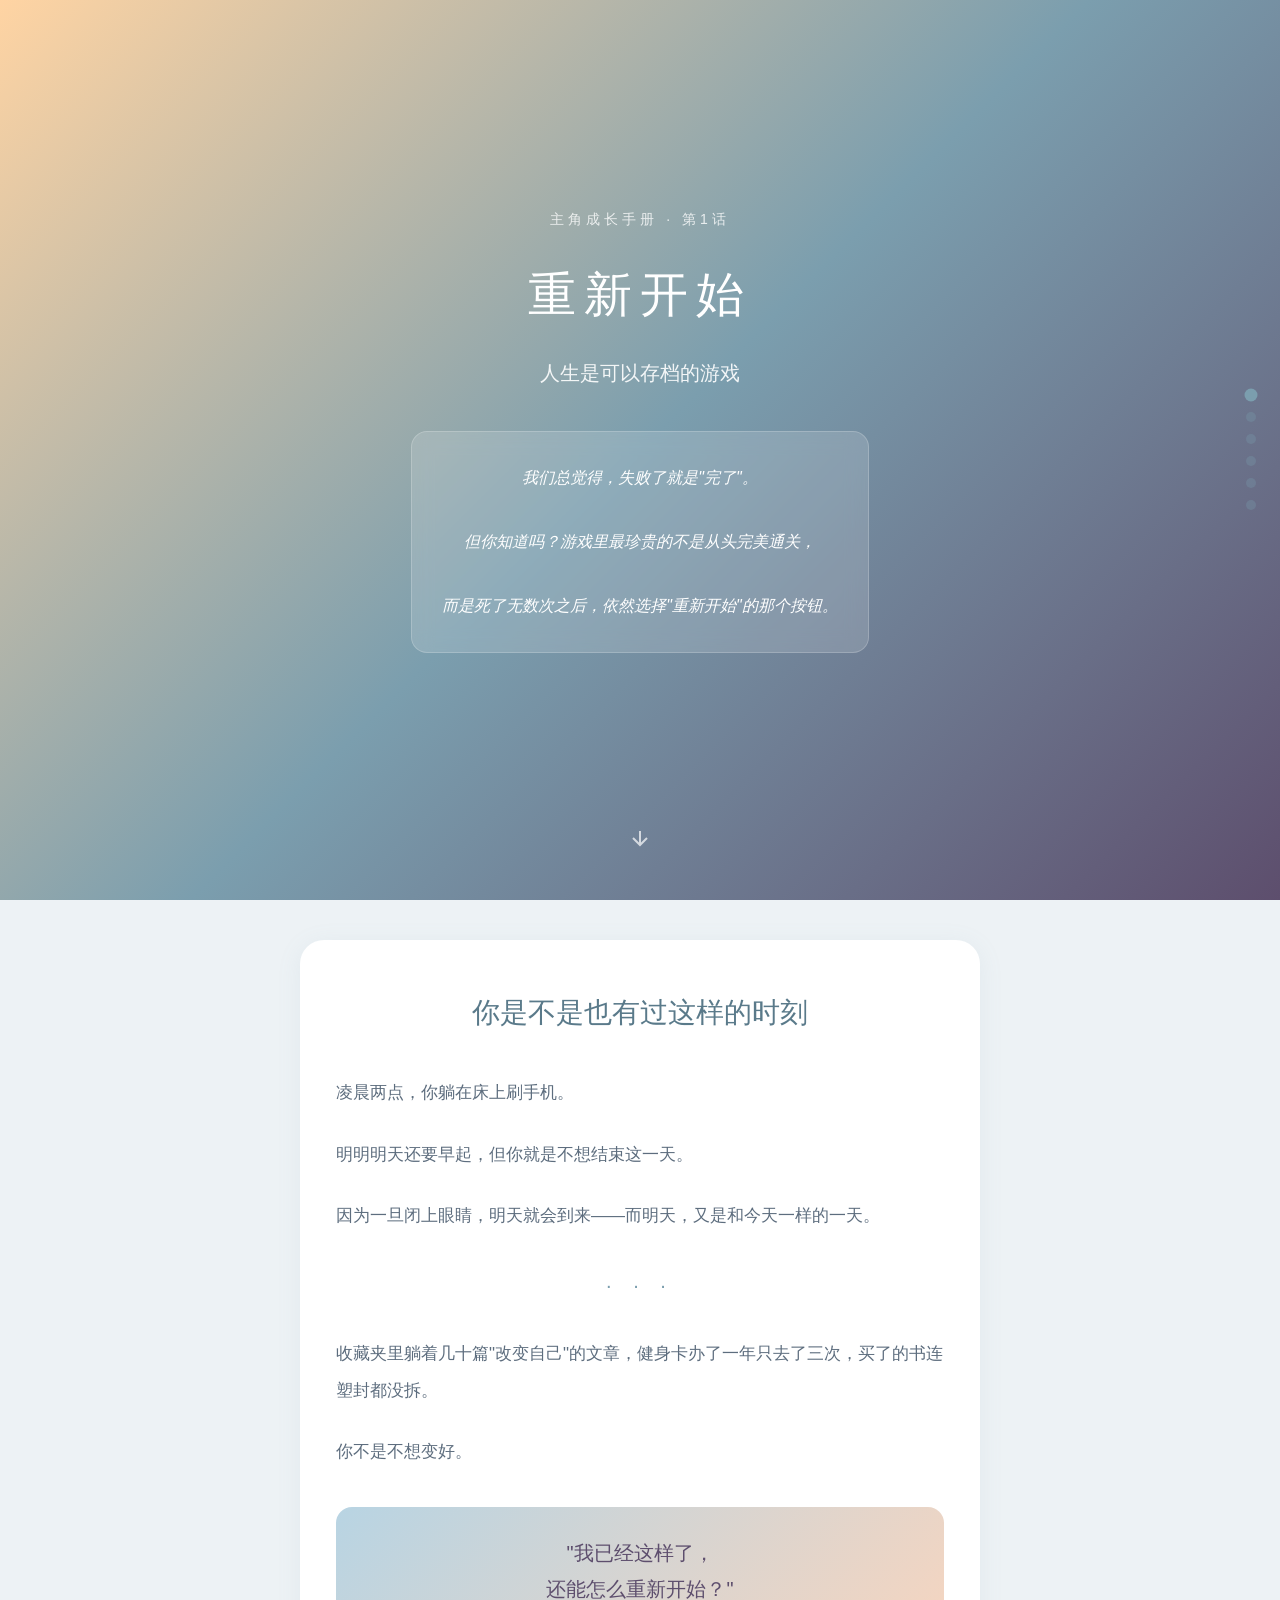
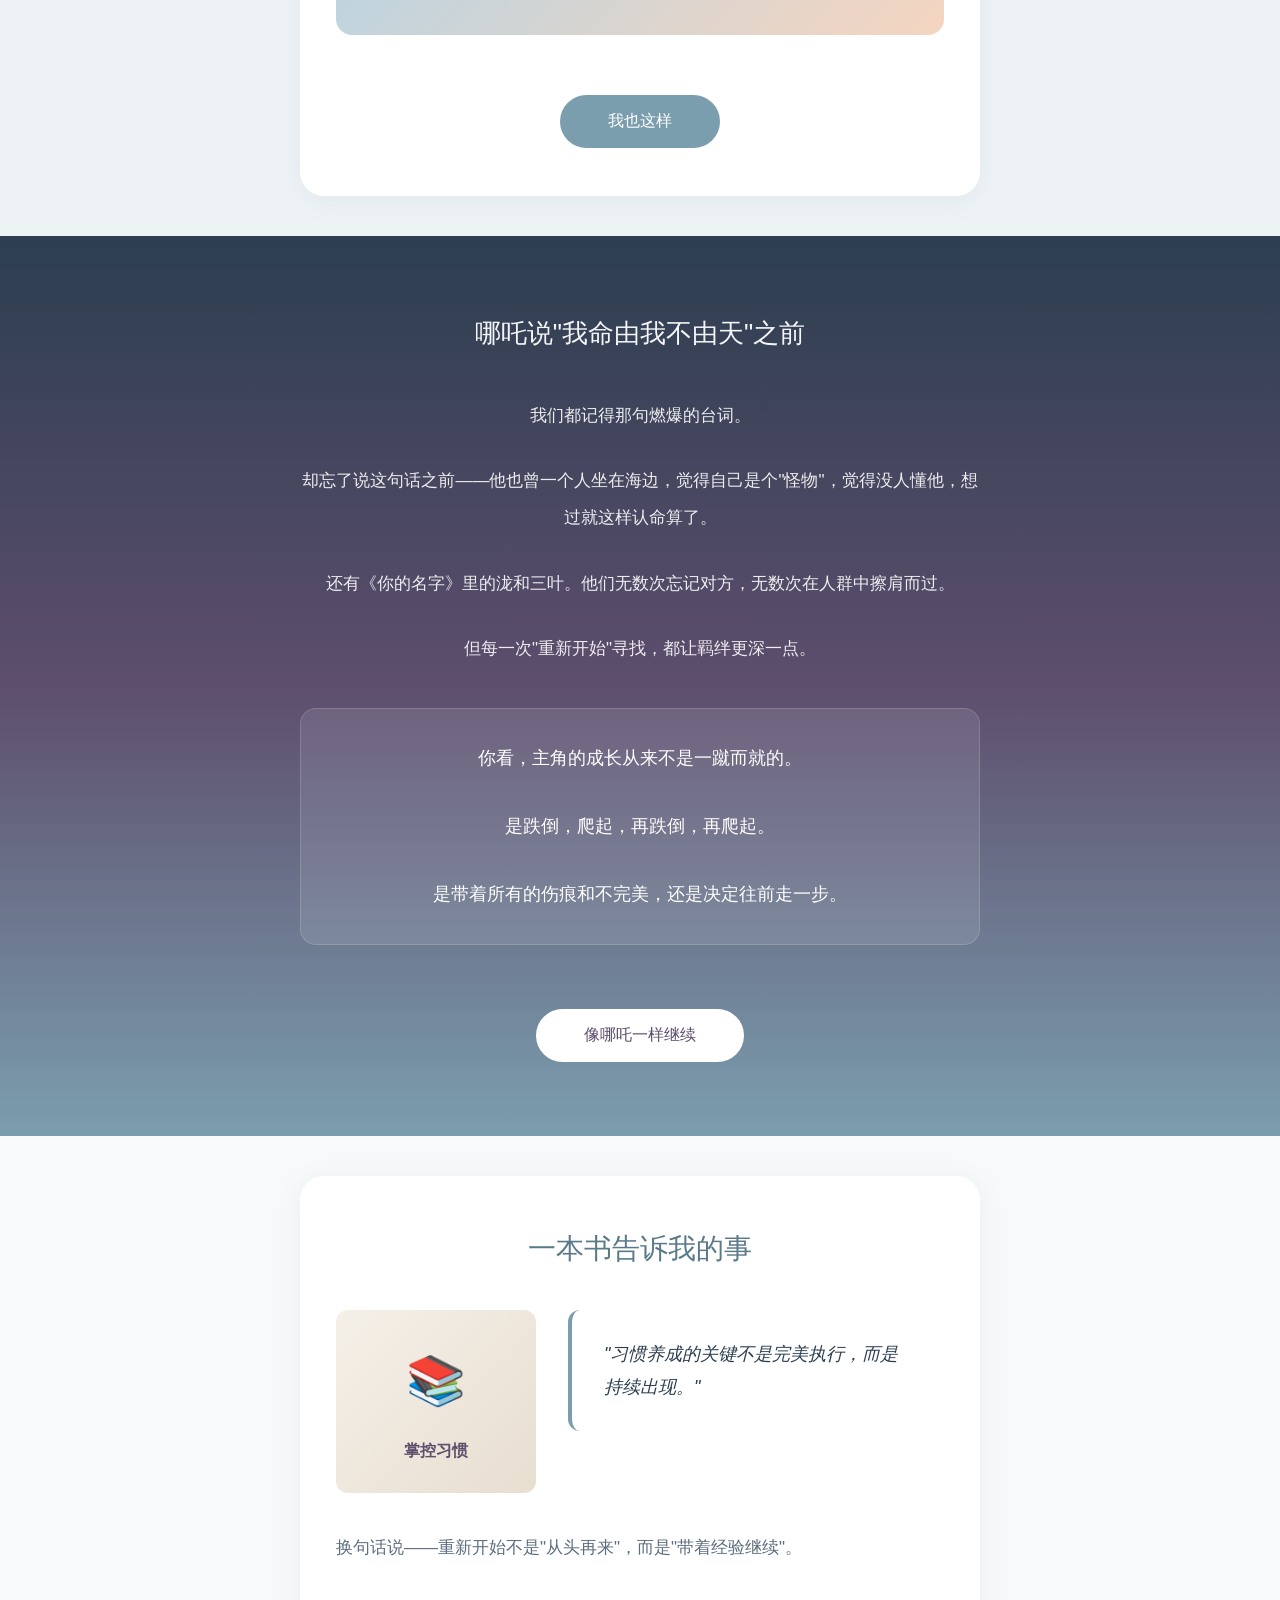
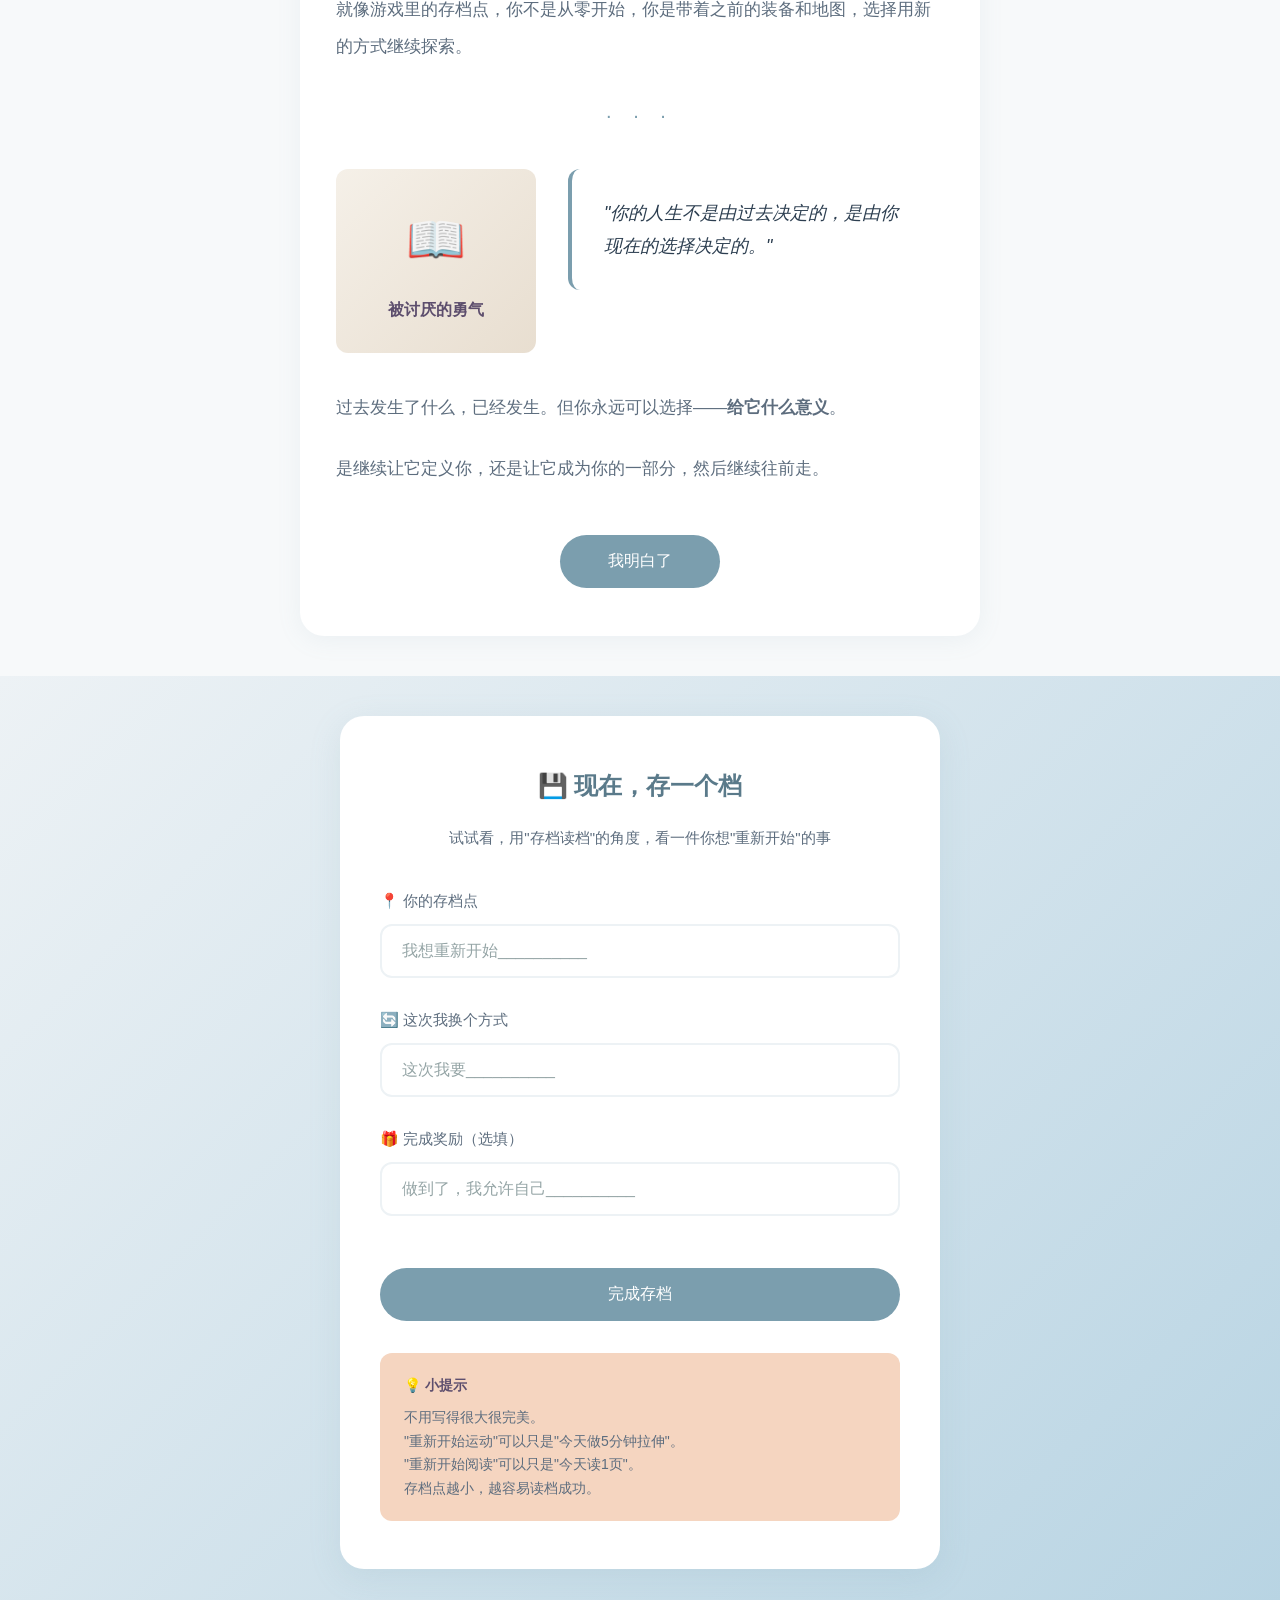
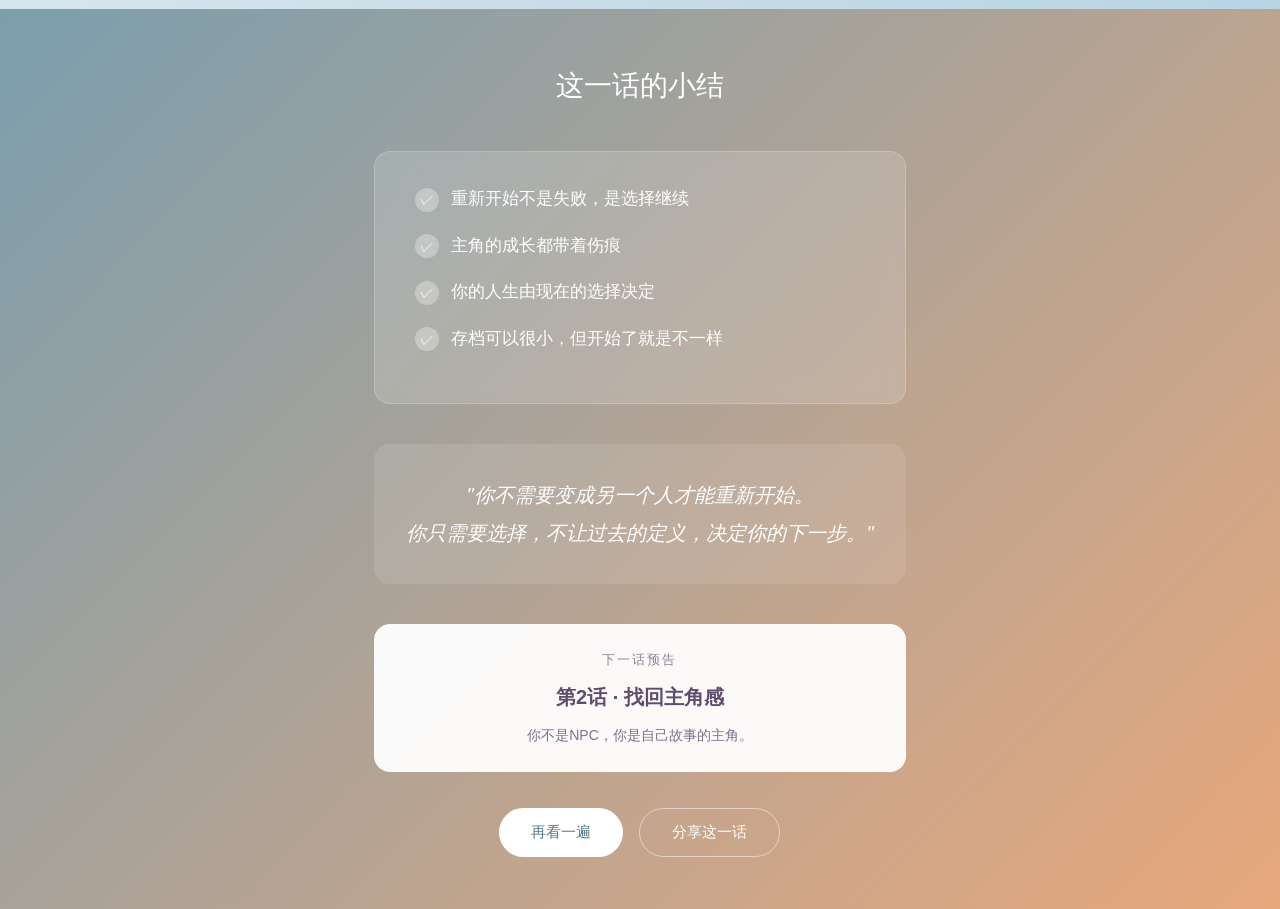
<file: chapter-01-restart.html>
<!DOCTYPE html>
<html lang="zh-CN">
<head>
    <meta charset="UTF-8">
    <meta name="viewport" content="width=device-width, initial-scale=1.0, maximum-scale=1.0, user-scalable=no">
    <title>主角成长手册 · 第1话 重新开始</title>
    
    <style>
        * {
            margin: 0;
            padding: 0;
            box-sizing: border-box;
        }
        
        :root {
            --mist-blue: #7B9EAE;
            --mist-blue-light: #B8D4E3;
            --mist-blue-dark: #5A7A8A;
            --warm-orange: #E8A87C;
            --warm-orange-light: #F5D5C0;
            --dark-purple: #5D4E6D;
            --bg-primary: #F7F9FA;
            --bg-secondary: #EDF2F5;
            --text-primary: #2C3E50;
            --text-secondary: #5D6D7E;
            --text-light: #95A5A6;
        }
        
        html {
            scroll-behavior: smooth;
        }
        
        body {
            font-family: -apple-system, BlinkMacSystemFont, 'PingFang SC', 'Microsoft YaHei', sans-serif;
            background: var(--bg-primary);
            color: var(--text-primary);
            line-height: 1.8;
            overflow-x: hidden;
        }
        
        /* 页面容器 */
        .page {
            min-height: 100vh;
            display: flex;
            flex-direction: column;
            justify-content: center;
            align-items: center;
            padding: 40px 24px;
            position: relative;
        }
        
        /* 第1页 - 封面 */
        #page-1 {
            background: linear-gradient(135deg, #FFD4A3 0%, #7B9EAE 50%, #5D4E6D 100%);
            text-align: center;
            color: white;
        }
        
        .cover-content {
            max-width: 600px;
        }
        
        .chapter-label {
            font-size: 14px;
            letter-spacing: 4px;
            opacity: 0.8;
            margin-bottom: 20px;
        }
        
        .main-title {
            font-size: 48px;
            font-weight: 300;
            margin-bottom: 16px;
            letter-spacing: 8px;
        }
        
        .subtitle {
            font-size: 20px;
            font-weight: 300;
            opacity: 0.9;
            margin-bottom: 40px;
        }
        
        .quote-box {
            background: rgba(255,255,255,0.15);
            backdrop-filter: blur(10px);
            padding: 30px;
            border-radius: 16px;
            margin: 40px 0;
            border: 1px solid rgba(255,255,255,0.2);
        }
        
        .quote-text {
            font-size: 16px;
            line-height: 2;
            font-style: italic;
        }
        
        .scroll-hint {
            position: absolute;
            bottom: 40px;
            animation: bounce 2s infinite;
            opacity: 0.7;
        }
        
        @keyframes bounce {
            0%, 100% { transform: translateY(0); }
            50% { transform: translateY(10px); }
        }
        
        /* 第2页 - 困境 */
        #page-2 {
            background: var(--bg-secondary);
        }
        
        .content-card {
            max-width: 680px;
            width: 100%;
            background: white;
            border-radius: 24px;
            padding: 48px 36px;
            box-shadow: 0 4px 24px rgba(123, 158, 174, 0.1);
        }
        
        .page-title {
            font-size: 28px;
            font-weight: 400;
            color: var(--mist-blue-dark);
            margin-bottom: 36px;
            text-align: center;
        }
        
        .story-text {
            font-size: 17px;
            line-height: 2.2;
            color: var(--text-secondary);
            margin-bottom: 24px;
        }
        
        .divider {
            text-align: center;
            margin: 32px 0;
            color: var(--mist-blue);
            font-size: 20px;
            letter-spacing: 8px;
        }
        
        .highlight-box {
            background: linear-gradient(135deg, var(--mist-blue-light), var(--warm-orange-light));
            padding: 28px 32px;
            border-radius: 16px;
            margin: 36px 0;
            text-align: center;
        }
        
        .highlight-text {
            font-size: 20px;
            font-weight: 500;
            color: var(--dark-purple);
            line-height: 1.8;
        }
        
        .btn-primary {
            display: inline-block;
            background: var(--mist-blue);
            color: white;
            padding: 16px 48px;
            border-radius: 30px;
            font-size: 16px;
            border: none;
            cursor: pointer;
            transition: all 0.3s;
            margin-top: 24px;
        }
        
        .btn-primary:hover {
            background: var(--mist-blue-dark);
            transform: translateY(-2px);
            box-shadow: 0 8px 20px rgba(123, 158, 174, 0.3);
        }
        
        /* 第3页 - 动漫共鸣 */
        #page-3 {
            background: linear-gradient(180deg, #2C3E50 0%, #5D4E6D 50%, #7B9EAE 100%);
            color: white;
        }
        
        .anime-content {
            max-width: 680px;
            text-align: center;
        }
        
        .anime-title {
            font-size: 26px;
            font-weight: 300;
            margin-bottom: 40px;
            opacity: 0.95;
        }
        
        .anime-text {
            font-size: 17px;
            line-height: 2.2;
            margin-bottom: 28px;
            opacity: 0.9;
        }
        
        .anime-highlight {
            background: rgba(255,255,255,0.1);
            padding: 32px;
            border-radius: 16px;
            margin: 40px 0;
            border: 1px solid rgba(255,255,255,0.15);
        }
        
        .anime-highlight p {
            font-size: 18px;
            line-height: 1.9;
        }
        
        /* 第4页 - 书籍知识 */
        #page-4 {
            background: var(--bg-primary);
        }
        
        .book-section {
            display: flex;
            align-items: flex-start;
            gap: 32px;
            margin: 36px 0;
            flex-wrap: wrap;
        }
        
        .book-card {
            background: linear-gradient(135deg, #F5F0E8, #E8DED0);
            padding: 28px;
            border-radius: 12px;
            min-width: 200px;
            text-align: center;
            flex-shrink: 0;
        }
        
        .book-icon {
            font-size: 48px;
            margin-bottom: 12px;
        }
        
        .book-name {
            font-size: 16px;
            font-weight: 600;
            color: var(--dark-purple);
        }
        
        .book-quote {
            flex: 1;
            background: white;
            padding: 28px 32px;
            border-radius: 12px;
            border-left: 4px solid var(--mist-blue);
        }
        
        .book-quote-text {
            font-size: 18px;
            font-style: italic;
            color: var(--text-primary);
            line-height: 1.8;
        }
        
        /* 第5页 - 互动练习 */
        #page-5 {
            background: linear-gradient(135deg, var(--bg-secondary), var(--mist-blue-light));
        }
        
        .save-game-box {
            background: white;
            border-radius: 24px;
            padding: 48px 40px;
            max-width: 600px;
            width: 100%;
            box-shadow: 0 8px 32px rgba(123, 158, 174, 0.15);
        }
        
        .save-game-title {
            font-size: 24px;
            color: var(--mist-blue-dark);
            margin-bottom: 16px;
            text-align: center;
        }
        
        .save-game-subtitle {
            font-size: 15px;
            color: var(--text-secondary);
            text-align: center;
            margin-bottom: 36px;
        }
        
        .input-group {
            margin-bottom: 28px;
        }
        
        .input-label {
            font-size: 15px;
            color: var(--text-secondary);
            margin-bottom: 10px;
            display: block;
        }
        
        .input-field {
            width: 100%;
            padding: 16px 20px;
            border: 2px solid var(--bg-secondary);
            border-radius: 12px;
            font-size: 16px;
            transition: all 0.3s;
            font-family: inherit;
        }
        
        .input-field:focus {
            outline: none;
            border-color: var(--mist-blue);
        }
        
        .input-field::placeholder {
            color: var(--text-light);
        }
        
        .save-hint {
            background: var(--warm-orange-light);
            padding: 20px 24px;
            border-radius: 12px;
            margin-top: 32px;
        }
        
        .save-hint-title {
            font-size: 14px;
            font-weight: 600;
            color: var(--dark-purple);
            margin-bottom: 8px;
        }
        
        .save-hint-text {
            font-size: 14px;
            color: var(--text-secondary);
            line-height: 1.7;
        }
        
        .saved-message {
            display: none;
            background: var(--mist-blue);
            color: white;
            padding: 16px;
            border-radius: 12px;
            text-align: center;
            margin-top: 24px;
        }
        
        .saved-message.show {
            display: block;
            animation: fadeIn 0.5s;
        }
        
        @keyframes fadeIn {
            from { opacity: 0; transform: translateY(-10px); }
            to { opacity: 1; transform: translateY(0); }
        }
        
        /* 第6页 - 小结 */
        #page-6 {
            background: linear-gradient(135deg, #7B9EAE 0%, #E8A87C 100%);
            color: white;
        }
        
        .summary-content {
            max-width: 680px;
            text-align: center;
        }
        
        .summary-title {
            font-size: 28px;
            font-weight: 300;
            margin-bottom: 40px;
        }
        
        .checklist {
            text-align: left;
            background: rgba(255,255,255,0.15);
            backdrop-filter: blur(10px);
            padding: 32px 40px;
            border-radius: 16px;
            margin-bottom: 36px;
            border: 1px solid rgba(255,255,255,0.2);
        }
        
        .checklist-item {
            font-size: 17px;
            margin-bottom: 16px;
            display: flex;
            align-items: center;
            gap: 12px;
        }
        
        .checklist-item::before {
            content: "✓";
            width: 24px;
            height: 24px;
            background: rgba(255,255,255,0.3);
            border-radius: 50%;
            display: flex;
            align-items: center;
            justify-content: center;
            font-size: 14px;
            flex-shrink: 0;
        }
        
        .final-quote {
            font-size: 20px;
            line-height: 1.9;
            font-style: italic;
            margin: 40px 0;
            padding: 32px;
            background: rgba(255,255,255,0.1);
            border-radius: 16px;
        }
        
        .next-chapter {
            background: rgba(255,255,255,0.95);
            color: var(--dark-purple);
            padding: 24px 32px;
            border-radius: 16px;
            margin-top: 40px;
        }
        
        .next-chapter-label {
            font-size: 13px;
            letter-spacing: 2px;
            opacity: 0.7;
            margin-bottom: 8px;
        }
        
        .next-chapter-title {
            font-size: 20px;
            font-weight: 600;
        }
        
        .nav-buttons {
            display: flex;
            gap: 16px;
            justify-content: center;
            margin-top: 36px;
            flex-wrap: wrap;
        }
        
        .nav-btn {
            padding: 14px 32px;
            border-radius: 30px;
            font-size: 15px;
            border: none;
            cursor: pointer;
            transition: all 0.3s;
        }
        
        .nav-btn-primary {
            background: white;
            color: var(--mist-blue-dark);
        }
        
        .nav-btn-outline {
            background: transparent;
            color: white;
            border: 1px solid rgba(255,255,255,0.5);
        }
        
        .nav-btn:hover {
            transform: translateY(-2px);
            box-shadow: 0 8px 20px rgba(0,0,0,0.15);
        }
        
        /* 响应式 */
        @media (max-width: 640px) {
            .main-title {
                font-size: 36px;
            }
            
            .subtitle {
                font-size: 17px;
            }
            
            .content-card {
                padding: 32px 24px;
            }
            
            .page-title {
                font-size: 24px;
            }
            
            .story-text, .anime-text {
                font-size: 16px;
            }
            
            .book-section {
                flex-direction: column;
            }
            
            .save-game-box {
                padding: 32px 24px;
            }
        }
        
        /* 页码指示器 */
        .page-indicator {
            position: fixed;
            right: 24px;
            top: 50%;
            transform: translateY(-50%);
            display: flex;
            flex-direction: column;
            gap: 12px;
            z-index: 100;
        }
        
        .page-dot {
            width: 10px;
            height: 10px;
            border-radius: 50%;
            background: rgba(123, 158, 174, 0.3);
            cursor: pointer;
            transition: all 0.3s;
        }
        
        .page-dot.active {
            background: var(--mist-blue);
            transform: scale(1.3);
        }
        
        @media (max-width: 768px) {
            .page-indicator {
                display: none;
            }
        }
    </style>
</head>
<body>
    <!-- 页码指示器 -->
    <div class="page-indicator">
        <div class="page-dot active" onclick="scrollToPage(1)"></div>
        <div class="page-dot" onclick="scrollToPage(2)"></div>
        <div class="page-dot" onclick="scrollToPage(3)"></div>
        <div class="page-dot" onclick="scrollToPage(4)"></div>
        <div class="page-dot" onclick="scrollToPage(5)"></div>
        <div class="page-dot" onclick="scrollToPage(6)"></div>
    </div>

    <!-- 第1页：封面 -->
    <section class="page" id="page-1">
        <div class="cover-content">
            <div class="chapter-label">主角成长手册 · 第1话</div>
            <h1 class="main-title">重新开始</h1>
            <p class="subtitle">人生是可以存档的游戏</p>
            
            <div class="quote-box">
                <p class="quote-text">
                    我们总觉得，失败了就是"完了"。<br><br>
                    但你知道吗？游戏里最珍贵的不是从头完美通关，<br><br>
                    而是死了无数次之后，依然选择"重新开始"的那个按钮。
                </p>
            </div>
        </div>
        
        <div class="scroll-hint">
            <svg width="24" height="24" viewBox="0 0 24 24" fill="none" stroke="currentColor" stroke-width="2">
                <path d="M12 5v14M19 12l-7 7-7-7"/>
            </svg>
        </div>
    </section>

    <!-- 第2页：困境 -->
    <section class="page" id="page-2">
        <div class="content-card">
            <h2 class="page-title">你是不是也有过这样的时刻</h2>
            
            <p class="story-text">
                凌晨两点，你躺在床上刷手机。
            </p>
            
            <p class="story-text">
                明明明天还要早起，但你就是不想结束这一天。
            </p>
            
            <p class="story-text">
                因为一旦闭上眼睛，明天就会到来——而明天，又是和今天一样的一天。
            </p>
            
            <div class="divider">· · ·</div>
            
            <p class="story-text">
                收藏夹里躺着几十篇"改变自己"的文章，健身卡办了一年只去了三次，买了的书连塑封都没拆。
            </p>
            
            <p class="story-text">
                你不是不想变好。
            </p>
            
            <div class="highlight-box">
                <p class="highlight-text">
                    "我已经这样了，<br>还能怎么重新开始？"
                </p>
            </div>
            
            <div style="text-align: center;">
                <button class="btn-primary" onclick="scrollToPage(3)">我也这样</button>
            </div>
        </div>
    </section>

    <!-- 第3页：动漫共鸣 -->
    <section class="page" id="page-3">
        <div class="anime-content">
            <h2 class="anime-title">哪吒说"我命由我不由天"之前</h2>
            
            <p class="anime-text">
                我们都记得那句燃爆的台词。
            </p>
            
            <p class="anime-text">
                却忘了说这句话之前——他也曾一个人坐在海边，觉得自己是个"怪物"，觉得没人懂他，想过就这样认命算了。
            </p>
            
            <p class="anime-text">
                还有《你的名字》里的泷和三叶。他们无数次忘记对方，无数次在人群中擦肩而过。
            </p>
            
            <p class="anime-text">
                但每一次"重新开始"寻找，都让羁绊更深一点。
            </p>
            
            <div class="anime-highlight">
                <p>
                    你看，主角的成长从来不是一蹴而就的。<br><br>
                    是跌倒，爬起，再跌倒，再爬起。<br><br>
                    是带着所有的伤痕和不完美，还是决定往前走一步。
                </p>
            </div>
            
            <button class="btn-primary" onclick="scrollToPage(4)" style="background: white; color: var(--dark-purple);">
                像哪吒一样继续
            </button>
        </div>
    </section>

    <!-- 第4页：书籍知识 -->
    <section class="page" id="page-4">
        <div class="content-card">
            <h2 class="page-title">一本书告诉我的事</h2>
            
            <div class="book-section">
                <div class="book-card">
                    <div class="book-icon">📚</div>
                    <div class="book-name">掌控习惯</div>
                </div>
                <div class="book-quote">
                    <p class="book-quote-text">
                        "习惯养成的关键不是完美执行，而是持续出现。"
                    </p>
                </div>
            </div>
            
            <p class="story-text">
                换句话说——重新开始不是"从头再来"，而是"带着经验继续"。
            </p>
            
            <p class="story-text">
                就像游戏里的存档点，你不是从零开始，你是带着之前的装备和地图，选择用新的方式继续探索。
            </p>
            
            <div class="divider">· · ·</div>
            
            <div class="book-section">
                <div class="book-card">
                    <div class="book-icon">📖</div>
                    <div class="book-name">被讨厌的勇气</div>
                </div>
                <div class="book-quote">
                    <p class="book-quote-text">
                        "你的人生不是由过去决定的，是由你现在的选择决定的。"
                    </p>
                </div>
            </div>
            
            <p class="story-text">
                过去发生了什么，已经发生。但你永远可以选择——<strong>给它什么意义</strong>。
            </p>
            
            <p class="story-text">
                是继续让它定义你，还是让它成为你的一部分，然后继续往前走。
            </p>
            
            <div style="text-align: center;">
                <button class="btn-primary" onclick="scrollToPage(5)">我明白了</button>
            </div>
        </div>
    </section>

    <!-- 第5页：互动练习 -->
    <section class="page" id="page-5">
        <div class="save-game-box">
            <h2 class="save-game-title">💾 现在，存一个档</h2>
            <p class="save-game-subtitle">试试看，用"存档读档"的角度，看一件你想"重新开始"的事</p>
            
            <div class="input-group">
                <label class="input-label">📍 你的存档点</label>
                <input type="text" class="input-field" id="save-point" placeholder="我想重新开始__________">
            </div>
            
            <div class="input-group">
                <label class="input-label">🔄 这次我换个方式</label>
                <input type="text" class="input-field" id="new-way" placeholder="这次我要__________">
            </div>
            
            <div class="input-group">
                <label class="input-label">🎁 完成奖励（选填）</label>
                <input type="text" class="input-field" id="reward" placeholder="做到了，我允许自己__________">
            </div>
            
            <button class="btn-primary" onclick="saveProgress()" style="width: 100%;">完成存档</button>
            
            <div class="saved-message" id="saved-msg">
                ✅ 已存档！下次回来可以继续从这里开始
            </div>
            
            <div class="save-hint">
                <div class="save-hint-title">💡 小提示</div>
                <p class="save-hint-text">
                    不用写得很大很完美。<br>
                    "重新开始运动"可以只是"今天做5分钟拉伸"。<br>
                    "重新开始阅读"可以只是"今天读1页"。<br>
                    存档点越小，越容易读档成功。
                </p>
            </div>
        </div>
    </section>

    <!-- 第6页：小结 -->
    <section class="page" id="page-6">
        <div class="summary-content">
            <h2 class="summary-title">这一话的小结</h2>
            
            <div class="checklist">
                <div class="checklist-item">重新开始不是失败，是选择继续</div>
                <div class="checklist-item">主角的成长都带着伤痕</div>
                <div class="checklist-item">你的人生由现在的选择决定</div>
                <div class="checklist-item">存档可以很小，但开始了就是不一样</div>
            </div>
            
            <div class="final-quote">
                "你不需要变成另一个人才能重新开始。<br>
                你只需要选择，不让过去的定义，决定你的下一步。"
            </div>
            
            <div id="user-save-display" style="background: rgba(255,255,255,0.15); padding: 24px; border-radius: 12px; margin-bottom: 32px; display: none;">
                <p style="font-size: 14px; opacity: 0.8; margin-bottom: 8px;">你的存档</p>
                <p id="save-display-text" style="font-size: 16px;"></p>
            </div>
            
            <div class="next-chapter">
                <div class="next-chapter-label">下一话预告</div>
                <div class="next-chapter-title">第2话 · 找回主角感</div>
                <p style="font-size: 14px; margin-top: 8px; opacity: 0.8;">你不是NPC，你是自己故事的主角。</p>
            </div>
            
            <div class="nav-buttons">
                <button class="nav-btn nav-btn-primary" onclick="scrollToPage(1)">再看一遍</button>
                <button class="nav-btn nav-btn-outline" onclick="shareChapter()">分享这一话</button>
            </div>
        </div>
    </section>

    <script>
        // 页面滚动检测
        const pages = document.querySelectorAll('.page');
        const dots = document.querySelectorAll('.page-dot');
        
        window.addEventListener('scroll', () => {
            let current = 1;
            pages.forEach((page, index) => {
                const rect = page.getBoundingClientRect();
                if (rect.top <= window.innerHeight / 2) {
                    current = index + 1;
                }
            });
            
            dots.forEach((dot, index) => {
                dot.classList.toggle('active', index + 1 === current);
            });
        });
        
        // 滚动到指定页面
        function scrollToPage(pageNum) {
            const page = document.getElementById(`page-${pageNum}`);
            page.scrollIntoView({ behavior: 'smooth' });
        }
        
        // 保存进度
        function saveProgress() {
            const savePoint = document.getElementById('save-point').value;
            const newWay = document.getElementById('new-way').value;
            const reward = document.getElementById('reward').value;
            
            if (savePoint && newWay) {
                const saveData = {
                    savePoint,
                    newWay,
                    reward,
                    timestamp: new Date().toISOString()
                };
                localStorage.setItem('chapter01-restart', JSON.stringify(saveData));
                
                document.getElementById('saved-msg').classList.add('show');
                
                // 更新小结页的显示
                updateSummaryDisplay(saveData);
            }
        }
        
        // 更新小结页显示
        function updateSummaryDisplay(data) {
            const display = document.getElementById('user-save-display');
            const text = document.getElementById('save-display-text');
            text.innerHTML = `我要"${data.savePoint}"，这次我会"${data.newWay}"` + 
                            (data.reward ? `，完成后奖励自己"${data.reward}"` : '');
            display.style.display = 'block';
        }
        
        // 分享功能
        function shareChapter() {
            if (navigator.share) {
                navigator.share({
                    title: '主角成长手册 · 第1话 重新开始',
                    text: '人生是可以存档的游戏',
                    url: window.location.href
                });
            } else {
                alert('已复制链接，可以分享给朋友～');
            }
        }
        
        // 页面加载时检查是否有存档
        window.addEventListener('load', () => {
            const saved = localStorage.getItem('chapter01-restart');
            if (saved) {
                const data = JSON.parse(saved);
                document.getElementById('save-point').value = data.savePoint || '';
                document.getElementById('new-way').value = data.newWay || '';
                document.getElementById('reward').value = data.reward || '';
                updateSummaryDisplay(data);
            }
        });
    </script>
</body>
</html>
</file>
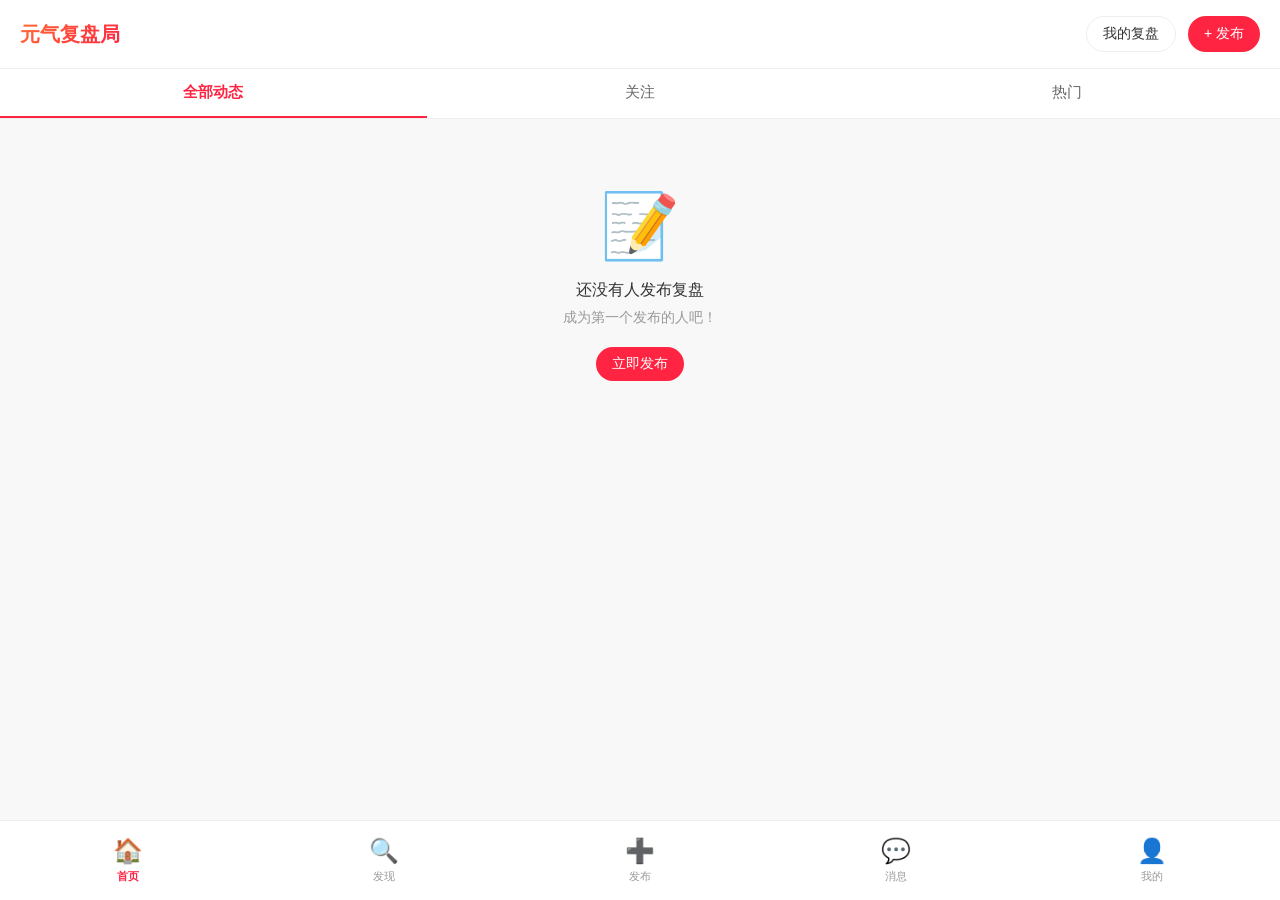
<file: index-xhs.html>
<!DOCTYPE html>
<html lang="zh-CN">
<head>
    <meta charset="UTF-8">
    <meta name="viewport" content="width=device-width, initial-scale=1.0, maximum-scale=1.0, user-scalable=no">
    <title>元气复盘局</title>
    
    <!-- 小红书风格配色 -->
    <style>
        * {
            margin: 0;
            padding: 0;
            box-sizing: border-box;
        }
        
        :root {
            --xhs-red: #FF2442;
            --xhs-red-light: #FFE5EA;
            --xhs-bg: #FFFFFF;
            --xhs-bg-secondary: #F8F8F8;
            --xhs-text: #333333;
            --xhs-text-secondary: #666666;
            --xhs-text-light: #999999;
            --xhs-border: #EEEEEE;
        }
        
        body {
            font-family: -apple-system, BlinkMacSystemFont, 'PingFang SC', sans-serif;
            background: var(--xhs-bg-secondary);
            color: var(--xhs-text);
            padding-bottom: 70px;
        }
        
        /* 顶部导航 */
        .header {
            position: sticky;
            top: 0;
            background: var(--xhs-bg);
            padding: 16px 20px;
            border-bottom: 1px solid var(--xhs-border);
            display: flex;
            align-items: center;
            justify-content: space-between;
            z-index: 100;
        }
        
        .header-left {
            display: flex;
            align-items: center;
            gap: 12px;
        }
        
        .logo {
            font-size: 20px;
            font-weight: 700;
            background: linear-gradient(135deg, #FF6B35, #FF2442);
            -webkit-background-clip: text;
            -webkit-text-fill-color: transparent;
        }
        
        .header-right {
            display: flex;
            gap: 12px;
        }
        
        .header-btn {
            padding: 8px 16px;
            border-radius: 20px;
            font-size: 14px;
            border: none;
            cursor: pointer;
            transition: all 0.2s;
        }
        
        .header-btn-outline {
            background: var(--xhs-bg);
            border: 1px solid var(--xhs-border);
            color: var(--xhs-text);
        }
        
        .header-btn-primary {
            background: var(--xhs-red);
            color: white;
        }
        
        /* Tab 导航 */
        .tabs {
            display: flex;
            background: var(--xhs-bg);
            border-bottom: 1px solid var(--xhs-border);
            overflow-x: auto;
            -webkit-overflow-scrolling: touch;
        }
        
        .tab {
            flex: 1;
            padding: 14px 16px;
            text-align: center;
            font-size: 15px;
            color: var(--xhs-text-secondary);
            border-bottom: 2px solid transparent;
            cursor: pointer;
            white-space: nowrap;
            transition: all 0.2s;
        }
        
        .tab.active {
            color: var(--xhs-red);
            border-bottom-color: var(--xhs-red);
            font-weight: 600;
        }
        
        /* 瀑布流容器 */
        .waterfall {
            display: grid;
            grid-template-columns: repeat(2, 1fr);
            gap: 10px;
            padding: 10px;
        }
        
        /* 复盘卡片 */
        .review-card {
            background: var(--xhs-bg);
            border-radius: 12px;
            overflow: hidden;
            break-inside: avoid;
            margin-bottom: 10px;
            box-shadow: 0 2px 8px rgba(0,0,0,0.06);
        }
        
        .review-card-image {
            width: 100%;
            aspect-ratio: 3/4;
            object-fit: cover;
            background: linear-gradient(135deg, #FFE5EA, #FFF5F0);
        }
        
        .review-card-content {
            padding: 12px;
        }
        
        .review-card-title {
            font-size: 14px;
            font-weight: 600;
            margin-bottom: 8px;
            line-height: 1.4;
            display: -webkit-box;
            -webkit-line-clamp: 2;
            -webkit-box-orient: vertical;
            overflow: hidden;
        }
        
        .review-card-scores {
            display: flex;
            flex-wrap: wrap;
            gap: 6px;
            margin-bottom: 8px;
        }
        
        .score-tag {
            padding: 3px 8px;
            background: var(--xhs-bg-secondary);
            border-radius: 12px;
            font-size: 11px;
            display: flex;
            align-items: center;
            gap: 4px;
        }
        
        .review-card-footer {
            display: flex;
            justify-content: space-between;
            align-items: center;
        }
        
        .review-card-author {
            display: flex;
            align-items: center;
            gap: 6px;
        }
        
        .author-avatar {
            width: 20px;
            height: 20px;
            border-radius: 50%;
            background: var(--xhs-red-light);
            display: flex;
            align-items: center;
            justify-content: center;
            font-size: 12px;
        }
        
        .author-name {
            font-size: 12px;
            color: var(--xhs-text-light);
        }
        
        .review-card-stats {
            display: flex;
            gap: 12px;
            font-size: 12px;
            color: var(--xhs-text-light);
        }
        
        .stat-item {
            display: flex;
            align-items: center;
            gap: 4px;
        }
        
        /* 底部导航 */
        .bottom-nav {
            position: fixed;
            bottom: 0;
            left: 0;
            right: 0;
            background: var(--xhs-bg);
            border-top: 1px solid var(--xhs-border);
            display: flex;
            justify-content: space-around;
            padding: 8px 0;
            z-index: 100;
        }
        
        .nav-item {
            flex: 1;
            text-align: center;
            padding: 8px 0;
            cursor: pointer;
        }
        
        .nav-icon {
            font-size: 24px;
            margin-bottom: 4px;
        }
        
        .nav-text {
            font-size: 11px;
            color: var(--xhs-text-light);
        }
        
        .nav-item.active .nav-text {
            color: var(--xhs-red);
            font-weight: 600;
        }
        
        /* 空状态 */
        .empty-state {
            text-align: center;
            padding: 60px 20px;
        }
        
        .empty-icon {
            font-size: 64px;
            margin-bottom: 16px;
        }
        
        .empty-title {
            font-size: 16px;
            color: var(--xhs-text);
            margin-bottom: 8px;
        }
        
        .empty-desc {
            font-size: 14px;
            color: var(--xhs-text-light);
            margin-bottom: 20px;
        }
        
        /* 加载状态 */
        .loading-state {
            text-align: center;
            padding: 40px;
            color: var(--xhs-text-light);
        }
        
        /* 我的复盘页面 */
        .my-reviews {
            padding: 20px 10px;
        }
        
        .my-reviews-header {
            display: flex;
            align-items: center;
            justify-content: space-between;
            margin-bottom: 20px;
            padding: 0 10px;
        }
        
        .my-reviews-title {
            font-size: 18px;
            font-weight: 600;
        }
        
        .my-reviews-stats {
            display: flex;
            gap: 16px;
        }
        
        .stat-box {
            text-align: center;
        }
        
        .stat-value {
            font-size: 24px;
            font-weight: 700;
            color: var(--xhs-red);
        }
        
        .stat-label {
            font-size: 12px;
            color: var(--xhs-text-light);
        }
    </style>
</head>
<body>
    <!-- 顶部导航 -->
    <div class="header">
        <div class="header-left">
            <div class="logo">元气复盘局</div>
        </div>
        <div class="header-right">
            <button class="header-btn header-btn-outline" onclick="showMyReviews()">我的复盘</button>
            <button class="header-btn header-btn-primary" onclick="startReview()">+ 发布</button>
        </div>
    </div>
    
    <!-- Tab 导航 -->
    <div class="tabs">
        <div class="tab active" data-tab="all">全部动态</div>
        <div class="tab" data-tab="following">关注</div>
        <div class="tab" data-tab="hot">热门</div>
    </div>
    
    <!-- 内容区域 -->
    <div id="contentArea">
        <!-- 全部动态（默认显示） -->
        <div class="waterfall" id="allReviews">
            <!-- 动态加载 -->
        </div>
        
        <!-- 关注 -->
        <div class="waterfall" id="followingReviews" style="display:none">
            <div class="empty-state">
                <div class="empty-icon">👥</div>
                <div class="empty-title">关注功能开发中</div>
                <div class="empty-desc">敬请期待</div>
            </div>
        </div>
        
        <!-- 热门 -->
        <div class="waterfall" id="hotReviews" style="display:none">
            <div class="empty-state">
                <div class="empty-icon">🔥</div>
                <div class="empty-title">热门功能开发中</div>
                <div class="empty-desc">敬请期待</div>
            </div>
        </div>
        
        <!-- 我的复盘 -->
        <div class="my-reviews" id="myReviewsPage" style="display:none">
            <div class="my-reviews-header">
                <div>
                    <div class="my-reviews-title">我的复盘</div>
                    <div style="font-size:12px;color:#999;margin-top:4px" id="myReviewCount">共 0 条复盘</div>
                </div>
                <div class="my-reviews-stats">
                    <div class="stat-box">
                        <div class="stat-value" id="myTotalDays">0</div>
                        <div class="stat-label">累计天数</div>
                    </div>
                    <div class="stat-box">
                        <div class="stat-value" id="myAvgScore">0</div>
                        <div class="stat-label">平均分</div>
                    </div>
                </div>
            </div>
            <div class="waterfall" id="myReviewsList">
                <!-- 动态加载 -->
            </div>
        </div>
    </div>
    
    <!-- 底部导航 -->
    <div class="bottom-nav">
        <div class="nav-item active" onclick="switchTab('home')">
            <div class="nav-icon">🏠</div>
            <div class="nav-text">首页</div>
        </div>
        <div class="nav-item" onclick="switchTab('discover')">
            <div class="nav-icon">🔍</div>
            <div class="nav-text">发现</div>
        </div>
        <div class="nav-item" onclick="startReview()">
            <div class="nav-icon">➕</div>
            <div class="nav-text">发布</div>
        </div>
        <div class="nav-item" onclick="switchTab('message')">
            <div class="nav-icon">💬</div>
            <div class="nav-text">消息</div>
        </div>
        <div class="nav-item" onclick="showMyReviews()">
            <div class="nav-icon">👤</div>
            <div class="nav-text">我的</div>
        </div>
    </div>
    
    <script>
        // ==================== 全局变量 ====================
        let currentTab = 'all';
        let allReviews = [];
        let myReviews = [];
        
        // ==================== 初始化 ====================
        document.addEventListener('DOMContentLoaded', () => {
            loadAllReviews();
            loadMyReviews();
            setupTabs();
        });
        
        // ==================== Tab 切换 ====================
        function setupTabs() {
            document.querySelectorAll('.tab').forEach(tab => {
                tab.addEventListener('click', () => {
                    // 切换样式
                    document.querySelectorAll('.tab').forEach(t => t.classList.remove('active'));
                    tab.classList.add('active');
                    
                    // 切换内容
                    currentTab = tab.dataset.tab;
                    document.getElementById('allReviews').style.display = currentTab === 'all' ? 'grid' : 'none';
                    document.getElementById('followingReviews').style.display = currentTab === 'following' ? 'grid' : 'none';
                    document.getElementById('hotReviews').style.display = currentTab === 'hot' ? 'grid' : 'none';
                });
            });
        }
        
        // ==================== 加载所有复盘 ====================
        function loadAllReviews() {
            const container = document.getElementById('allReviews');
            
            // 从 localStorage 读取所有用户的复盘
            const allData = {};
            
            // 读取所有可能的用户数据
            // 这里简化处理，实际应该从后端获取
            // 模拟数据：从 localStorage 读取
            const keys = Object.keys(localStorage).filter(k => k.startsWith('virtue_reviews'));
            
            keys.forEach(key => {
                try {
                    const data = JSON.parse(localStorage.getItem(key));
                    if (data && typeof data === 'object') {
                        Object.assign(allData, data);
                    }
                } catch(e) {}
            });
            
            // 也读取当前用户的复盘
            const myData = JSON.parse(localStorage.getItem('virtue_reviews') || '{}');
            Object.assign(allData, myData);
            
            // 按日期排序（最新在前）
            const sortedDates = Object.keys(allData).sort().reverse();
            
            if (sortedDates.length === 0) {
                container.innerHTML = `
                    <div class="empty-state" style="grid-column: span 2;">
                        <div class="empty-icon">📝</div>
                        <div class="empty-title">还没有人发布复盘</div>
                        <div class="empty-desc">成为第一个发布的人吧！</div>
                        <button class="header-btn header-btn-primary" onclick="startReview()">立即发布</button>
                    </div>
                `;
                return;
            }
            
            // 渲染卡片
            container.innerHTML = '';
            sortedDates.forEach(date => {
                const review = allData[date];
                if (!review) return;
                
                const card = createReviewCard(date, review);
                container.appendChild(card);
            });
        }
        
        // ==================== 创建复盘卡片 ====================
        function createReviewCard(date, review) {
            const card = document.createElement('div');
            card.className = 'review-card';
            
            // 计算总分
            const totalScore = review.total_max > 0 
                ? Math.round((review.total_score / review.total_max) * 100) 
                : 0;
            
            // 获取成就标签
            const achievements = getAchievements(review);
            
            // 格式化日期
            const dateObj = new Date(date);
            const dateStr = `${dateObj.getMonth() + 1}月${dateObj.getDate()}日`;
            
            // 背景颜色（根据总分）
            const bgColor = getScoreColor(totalScore);
            
            card.innerHTML = `
                <div class="review-card-image" style="background: ${bgColor}; display: flex; align-items: center; justify-content: center;">
                    <div style="text-align: center; color: white;">
                        <div style="font-size: 48px; font-weight: 700;">${totalScore}</div>
                        <div style="font-size: 14px; opacity: 0.9;">分</div>
                    </div>
                </div>
                <div class="review-card-content">
                    <div class="review-card-title">${dateStr} 的复盘</div>
                    <div class="review-card-scores">
                        ${achievements.map(a => `
                            <span class="score-tag">${a.icon} ${a.text}</span>
                        `).join('')}
                    </div>
                    ${review.thoughts ? `
                        <div style="font-size: 12px; color: #666; margin-bottom: 8px; line-height: 1.4;">
                            ${review.thoughts.substring(0, 50)}${review.thoughts.length > 50 ? '...' : ''}
                        </div>
                    ` : ''}
                    <div class="review-card-footer">
                        <div class="review-card-author">
                            <div class="author-avatar">😊</div>
                            <div class="author-name">我</div>
                        </div>
                        <div class="review-card-stats">
                            <span class="stat-item">❤️ 0</span>
                            <span class="stat-item">💬 0</span>
                        </div>
                    </div>
                </div>
            `;
            
            card.onclick = () => showReviewDetail(date, review);
            
            return card;
        }
        
        // ==================== 获取成就 ====================
        function getAchievements(review) {
            const achievements = [];
            
            if (!review.results || !VIRTUE_CONFIG) return achievements;
            
            Object.keys(review.results).forEach(areaId => {
                const areaData = review.results[areaId];
                const avgScore = parseFloat(areaData.average);
                const scoreLevel = Math.round(avgScore);
                
                if (VIRTUE_CONFIG.achievements && VIRTUE_CONFIG.achievements[areaId]) {
                    const achievement = VIRTUE_CONFIG.achievements[areaId][scoreLevel];
                    if (achievement) {
                        achievements.push(achievement);
                    }
                }
            });
            
            return achievements.slice(0, 3); // 最多显示3个
        }
        
        // ==================== 根据分数获取颜色 ====================
        function getScoreColor(score) {
            if (score >= 80) return 'linear-gradient(135deg, #FF6B6B, #FF8E8E)';
            if (score >= 60) return 'linear-gradient(135deg, #4ECDC4, #6FE5D9)';
            if (score >= 40) return 'linear-gradient(135deg, #95E1D3, #B5F1E5)';
            return 'linear-gradient(135deg, #DDA0DD, #E8B8E8)';
        }
        
        // ==================== 加载我的复盘 ====================
        function loadMyReviews() {
            const container = document.getElementById('myReviewsList');
            const myData = JSON.parse(localStorage.getItem('virtue_reviews') || '{}');
            myReviews = Object.keys(myData).sort().reverse();
            
            // 更新统计
            document.getElementById('myReviewCount').textContent = `共 ${myReviews.length} 条复盘`;
            document.getElementById('myTotalDays').textContent = myReviews.length;
            
            // 计算平均分
            let totalAvg = 0;
            myReviews.forEach(date => {
                const review = myData[date];
                if (review && review.total_max > 0) {
                    totalAvg += (review.total_score / review.total_max) * 100;
                }
            });
            const avgScore = myReviews.length > 0 ? Math.round(totalAvg / myReviews.length) : 0;
            document.getElementById('myAvgScore').textContent = avgScore;
            
            if (myReviews.length === 0) {
                container.innerHTML = `
                    <div class="empty-state" style="grid-column: span 2;">
                        <div class="empty-icon">📝</div>
                        <div class="empty-title">还没有复盘记录</div>
                        <div class="empty-desc">开始你的第一次复盘吧！</div>
                        <button class="header-btn header-btn-primary" onclick="startReview()">立即发布</button>
                    </div>
                `;
                return;
            }
            
            container.innerHTML = '';
            myReviews.forEach(date => {
                const review = myData[date];
                if (!review) return;
                
                const card = createReviewCard(date, review);
                container.appendChild(card);
            });
        }
        
        // ==================== 显示我的复盘页面 ====================
        function showMyReviews() {
            document.getElementById('allReviews').style.display = 'none';
            document.getElementById('followingReviews').style.display = 'none';
            document.getElementById('hotReviews').style.display = 'none';
            document.getElementById('myReviewsPage').style.display = 'block';
            
            // 更新底部导航
            document.querySelectorAll('.nav-item').forEach(item => item.classList.remove('active'));
            document.querySelectorAll('.nav-item')[4].classList.add('active'); // "我的" tab
        }
        
        // ==================== 开始复盘 ====================
        function startReview() {
            window.location.href = 'review-simple.html';
        }
        
        // ==================== 查看复盘详情 ====================
        function showReviewDetail(date, review) {
            // 简单的详情展示
            const totalScore = review.total_max > 0 
                ? Math.round((review.total_score / review.total_max) * 100) 
                : 0;
            
            const achievements = getAchievements(review);
            
            let detailHtml = `
                <div style="padding: 20px; text-align: center;">
                    <div style="font-size: 64px; font-weight: 700; color: #FF2442; margin-bottom: 8px;">${totalScore}</div>
                    <div style="font-size: 16px; color: #666; margin-bottom: 24px;">${date}</div>
                    
                    <div style="display: flex; flex-wrap: wrap; gap: 8px; justify-content: center; margin-bottom: 24px;">
                        ${achievements.map(a => `
                            <span style="padding: 6px 12px; background: #f5f5f5; border-radius: 20px; font-size: 13px;">
                                ${a.icon} ${a.text}
                            </span>
                        `).join('')}
                    </div>
                    
                    ${review.thoughts ? `
                        <div style="background: #f9f9f9; padding: 16px; border-radius: 12px; text-align: left; font-size: 14px; line-height: 1.6; color: #333;">
                            ${review.thoughts}
                        </div>
                    ` : ''}
                </div>
            `;
            
            alert(detailHtml); // 简化处理，实际应该用弹窗
        }
        
        // ==================== 底部导航切换 ====================
        function switchTab(tabName) {
            if (tabName === 'home') {
                document.getElementById('allReviews').style.display = 'grid';
                document.getElementById('followingReviews').style.display = 'none';
                document.getElementById('hotReviews').style.display = 'none';
                document.getElementById('myReviewsPage').style.display = 'none';
                
                document.querySelectorAll('.nav-item').forEach(item => item.classList.remove('active'));
                document.querySelectorAll('.nav-item')[0].classList.add('active');
            }
        }
    </script>
    
    <!-- 配置 -->
    <script src="js/virtue-questions.js"></script>
</body>
</html>
</file>
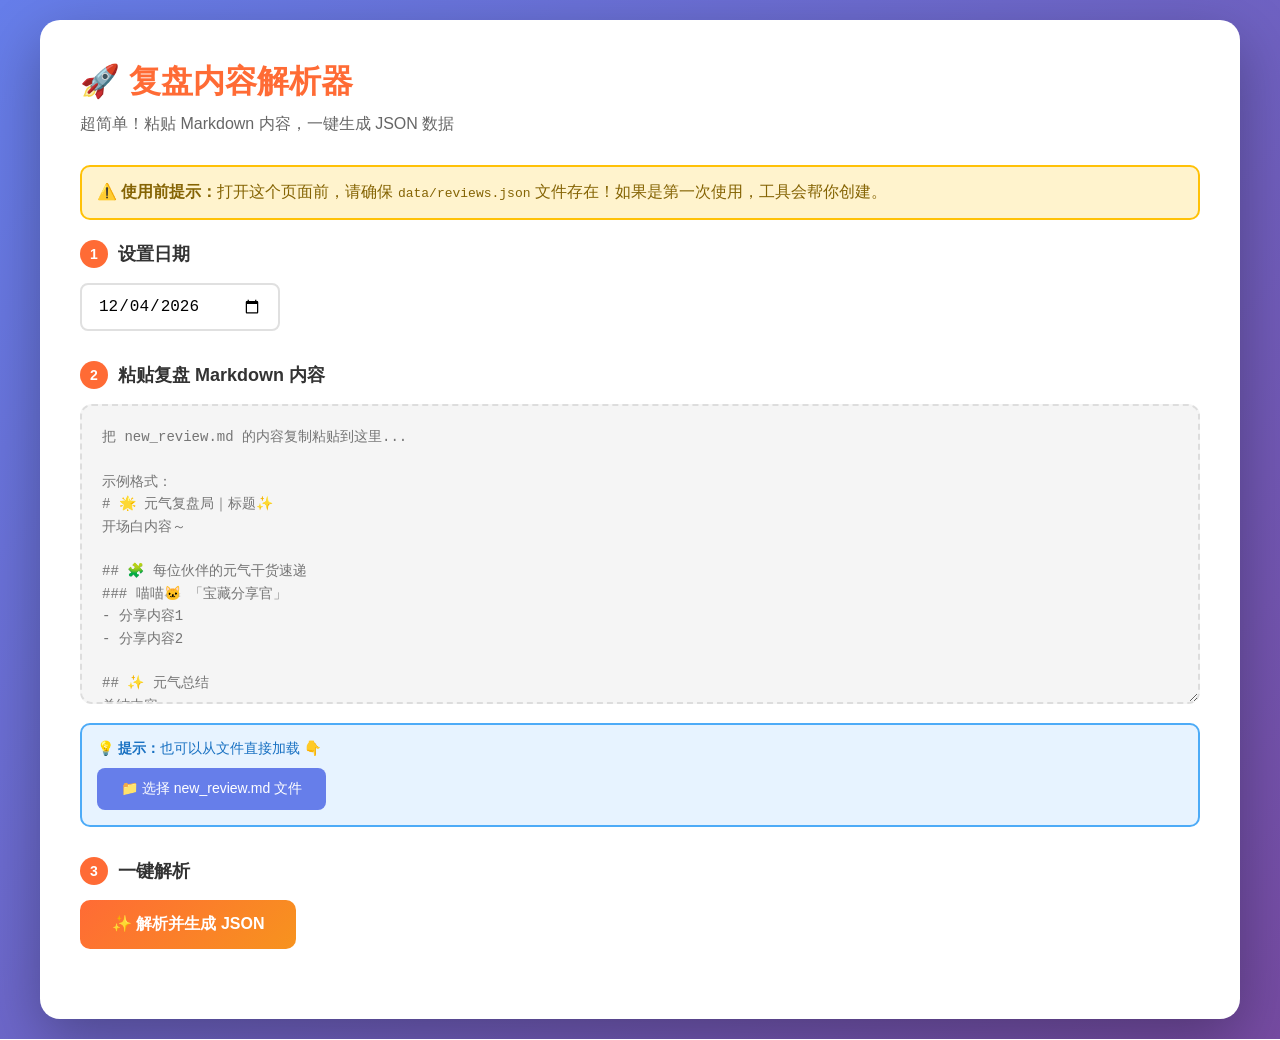
<file: parser.html>
<!DOCTYPE html>
<html lang="zh-CN">
<head>
    <meta charset="UTF-8">
    <meta name="viewport" content="width=device-width, initial-scale=1.0">
    <title>复盘内容解析器 | 元气复盘局</title>
    <style>
        * {
            margin: 0;
            padding: 0;
            box-sizing: border-box;
        }

        body {
            font-family: -apple-system, BlinkMacSystemFont, 'Segoe UI', 'PingFang SC', 'Microsoft YaHei', sans-serif;
            background: linear-gradient(135deg, #667eea 0%, #764ba2 100%);
            min-height: 100vh;
            display: flex;
            align-items: center;
            justify-content: center;
            padding: 20px;
        }

        .container {
            background: white;
            border-radius: 20px;
            box-shadow: 0 20px 60px rgba(0, 0, 0, 0.3);
            max-width: 1200px;
            width: 100%;
            padding: 40px;
        }

        h1 {
            color: #FF6B35;
            margin-bottom: 10px;
            font-size: 32px;
        }

        .subtitle {
            color: #666;
            margin-bottom: 30px;
            font-size: 16px;
        }

        .section {
            margin-bottom: 30px;
        }

        .section-title {
            font-size: 18px;
            font-weight: 600;
            color: #333;
            margin-bottom: 15px;
            display: flex;
            align-items: center;
            gap: 10px;
        }

        .step-number {
            background: #FF6B35;
            color: white;
            width: 28px;
            height: 28px;
            border-radius: 50%;
            display: flex;
            align-items: center;
            justify-content: center;
            font-size: 14px;
            font-weight: 700;
        }

        .input-area {
            background: #f5f5f5;
            border: 2px dashed #ddd;
            border-radius: 12px;
            padding: 20px;
            min-height: 300px;
            font-family: 'Consolas', 'Monaco', monospace;
            font-size: 14px;
            line-height: 1.6;
            resize: vertical;
            width: 100%;
            transition: all 0.3s;
        }

        .input-area:focus {
            outline: none;
            border-color: #FF6B35;
            background: white;
        }

        .date-input {
            padding: 12px 16px;
            border: 2px solid #e0e0e0;
            border-radius: 8px;
            font-size: 16px;
            width: 200px;
            transition: border-color 0.3s;
        }

        .date-input:focus {
            outline: none;
            border-color: #FF6B35;
        }

        .btn {
            background: linear-gradient(135deg, #FF6B35 0%, #F7931E 100%);
            color: white;
            border: none;
            padding: 14px 32px;
            border-radius: 10px;
            font-size: 16px;
            font-weight: 600;
            cursor: pointer;
            transition: transform 0.2s, box-shadow 0.2s;
            display: inline-flex;
            align-items: center;
            gap: 8px;
        }

        .btn:hover {
            transform: translateY(-2px);
            box-shadow: 0 8px 20px rgba(255, 107, 53, 0.3);
        }

        .btn:active {
            transform: translateY(0);
        }

        .btn-secondary {
            background: #6c757d;
        }

        .output-area {
            background: #1e1e1e;
            color: #d4d4d4;
            padding: 20px;
            border-radius: 12px;
            font-family: 'Consolas', 'Monaco', monospace;
            font-size: 13px;
            line-height: 1.5;
            max-height: 400px;
            overflow-y: auto;
            white-space: pre-wrap;
            word-break: break-all;
        }

        .result-section {
            display: none;
            margin-top: 30px;
            padding: 20px;
            background: #f0fff4;
            border: 2px solid #86efac;
            border-radius: 12px;
        }

        .result-section.show {
            display: block;
        }

        .button-group {
            display: flex;
            gap: 15px;
            margin-top: 20px;
        }

        .warning {
            background: #fff3cd;
            border: 2px solid #ffc107;
            color: #856404;
            padding: 15px;
            border-radius: 10px;
            margin-bottom: 20px;
        }

        .info {
            background: #e7f3ff;
            border: 2px solid #4dabf7;
            color: #1971c2;
            padding: 15px;
            border-radius: 10px;
            margin-top: 15px;
            font-size: 14px;
        }

        .file-upload {
            display: none;
        }

        .file-upload-label {
            display: inline-flex;
            align-items: center;
            gap: 8px;
            padding: 12px 24px;
            background: #667eea;
            color: white;
            border-radius: 8px;
            cursor: pointer;
            transition: all 0.2s;
            font-weight: 500;
        }

        .file-upload-label:hover {
            background: #5568d3;
            transform: translateY(-2px);
        }

        .preview-item {
            background: white;
            border: 1px solid #e0e0e0;
            border-radius: 8px;
            padding: 15px;
            margin-bottom: 15px;
        }

        .preview-item h3 {
            color: #FF6B35;
            margin-bottom: 8px;
            display: flex;
            align-items: center;
            gap: 8px;
        }

        .preview-item ul {
            margin-left: 20px;
            color: #555;
        }

        .preview-item li {
            margin-bottom: 5px;
        }

        @media (max-width: 768px) {
            .container {
                padding: 20px;
            }
            
            h1 {
                font-size: 24px;
            }
            
            .button-group {
                flex-direction: column;
            }
            
            .btn {
                width: 100%;
                justify-content: center;
            }
        }
    </style>
</head>
<body>
    <div class="container">
        <h1>🚀 复盘内容解析器</h1>
        <p class="subtitle">超简单！粘贴 Markdown 内容，一键生成 JSON 数据</p>

        <div class="warning">
            ⚠️ <strong>使用前提示：</strong>打开这个页面前，请确保 <code>data/reviews.json</code> 文件存在！如果是第一次使用，工具会帮你创建。
        </div>

        <!-- Step 1: 设置日期 -->
        <div class="section">
            <div class="section-title">
                <span class="step-number">1</span>
                设置日期
            </div>
            <input type="date" class="date-input" id="reviewDate" value="">
        </div>

        <!-- Step 2: 粘贴内容 -->
        <div class="section">
            <div class="section-title">
                <span class="step-number">2</span>
                粘贴复盘 Markdown 内容
            </div>
            <textarea class="input-area" id="markdownInput" placeholder="把 new_review.md 的内容复制粘贴到这里...

示例格式：
# 🌟 元气复盘局｜标题✨
开场白内容～

## 🧩 每位伙伴的元气干货速递
### 喵喵🐱 「宝藏分享官」
- 分享内容1
- 分享内容2

## ✨ 元气总结
总结内容～"></textarea>
            
            <div class="info">
                💡 <strong>提示：</strong>也可以从文件直接加载 👇
                <br>
                <label for="fileUpload" class="file-upload-label" style="margin-top: 10px;">
                    📁 选择 new_review.md 文件
                </label>
                <input type="file" id="fileUpload" class="file-upload" accept=".md,.txt">
            </div>
        </div>

        <!-- Step 3: 解析 -->
        <div class="section">
            <div class="section-title">
                <span class="step-number">3</span>
                一键解析
            </div>
            <button class="btn" id="parseBtn" onclick="parseMarkdown()">
                ✨ 解析并生成 JSON
            </button>
        </div>

        <!-- 预览结果 -->
        <div class="result-section" id="resultSection">
            <h3 style="color: #22c55e; margin-bottom: 15px;">✅ 解析成功！</h3>
            
            <div class="section-title" style="margin-bottom: 10px;">
                📝 内容预览
            </div>
            <div id="previewContainer"></div>

            <div class="section-title" style="margin-top: 25px; margin-bottom: 10px;">
                📦 生成的 JSON 数据
            </div>
            <div class="output-area" id="jsonOutput"></div>

            <div class="button-group">
                <button class="btn" onclick="downloadJSON()">
                    💾 下载 JSON 文件
                </button>
                <button class="btn btn-secondary" onclick="copyToClipboard()">
                    📋 复制到剪贴板
                </button>
            </div>

            <div class="info" style="margin-top: 20px;">
                <strong>📌 接下来的步骤：</strong><br>
                1. 下载生成的 JSON 文件<br>
                2. 打开项目文件夹中的 <code>data/reviews.json</code><br>
                3. 把新生成的日期数据添加到文件开头<br>
                4. 保存并上传到服务器
            </div>
        </div>
    </div>

    <script>
        // 设置默认日期为今天
        document.getElementById('reviewDate').valueAsDate = new Date();

        // 文件上传处理
        document.getElementById('fileUpload').addEventListener('change', function(e) {
            const file = e.target.files[0];
            if (file) {
                const reader = new FileReader();
                reader.onload = function(event) {
                    document.getElementById('markdownInput').value = event.target.result;
                };
                reader.readAsText(file);
            }
        });

        let parsedData = null;

        function parseMarkdown() {
            const markdown = document.getElementById('markdownInput').value;
            const date = document.getElementById('reviewDate').value;

            if (!markdown.trim()) {
                alert('请先粘贴 Markdown 内容！');
                return;
            }

            if (!date) {
                alert('请选择日期！');
                return;
            }

            try {
                // 解析 Markdown
                const lines = markdown.split('\n');
                let title = '';
                let subtitle = '每一天都在发光发热 ✨';
                let introHeading = '';
                let introContent = '';
                let summary = '';
                let people = [];
                let currentPerson = null;

                let inPeopleSection = false;
                let inSummary = false;

                for (let i = 0; i < lines.length; i++) {
                    const line = lines[i].trim();

                    // 提取主标题
                    if (line.startsWith('# ') && !title) {
                        title = line.replace(/^#\s+/, '').trim();
                        continue;
                    }

                    // 检测开始人物分享区域
                    if (line.startsWith('## ') && line.includes('每位伙伴')) {
                        inPeopleSection = true;
                        continue;
                    }

                    // 检测总结区域
                    if (line.startsWith('## ') && line.includes('总结')) {
                        inPeopleSection = false;
                        inSummary = true;
                        continue;
                    }

                    // 在人物区域内解析
                    if (inPeopleSection) {
                        // 人物标题: ### 喵喵🐱 「宝藏分享官」
                        if (line.startsWith('### ')) {
                            // 保存上一个人
                            if (currentPerson && currentPerson.content.length > 0) {
                                people.push(currentPerson);
                            }

                            // 解析新人物
                            const personLine = line.replace(/^###\s+/, '');
                            const emojiMatch = personLine.match(/([^\s]+)(.*)/);
                            
                            if (emojiMatch) {
                                const nameWithEmoji = emojiMatch[1];
                                const roleMatch = personLine.match(/「(.+?)」/);
                                
                                // 提取emoji
                                const emojiRegex = /[\u{1F300}-\u{1F9FF}]/u;
                                const emoji = nameWithEmoji.match(emojiRegex)?.[0] || '😊';
                                const name = nameWithEmoji.replace(emojiRegex, '').trim();
                                const role = roleMatch ? roleMatch[1] : '分享者';

                                currentPerson = {
                                    name: name,
                                    emoji: emoji,
                                    role: role,
                                    content: []
                                };
                            }
                        }

                        // 内容项: - 分享内容
                        if (line.startsWith('- ') && currentPerson) {
                            const content = line.replace(/^-\s+/, '').trim();
                            if (content) {
                                currentPerson.content.push(content);
                            }
                        }
                    }

                    // 在开头获取介绍内容（第一个##和人物区域之间）
                    if (!inPeopleSection && !inSummary && !introContent && line && !line.startsWith('#')) {
                        if (!introHeading && lines[i-1] && lines[i-1].startsWith('## ')) {
                            introHeading = lines[i-1].replace(/^##\s+/, '').trim();
                        }
                        if (introHeading && line) {
                            introContent += line + ' ';
                        }
                    }

                    // 获取总结内容
                    if (inSummary && line && !line.startsWith('#')) {
                        summary += line + ' ';
                    }
                }

                // 添加最后一个人
                if (currentPerson && currentPerson.content.length > 0) {
                    people.push(currentPerson);
                }

                // 生成数据对象
                parsedData = {
                    [date]: {
                        title: title || '元气复盘局',
                        subtitle: subtitle,
                        intro: {
                            heading: introHeading || '每个人都在发光发热',
                            content: introContent.trim() || '超多实用干货+暖心分享！'
                        },
                        people: people,
                        summary: summary.trim() || '今天的复盘超精彩！'
                    }
                };

                // 显示结果
                displayResult(parsedData);

            } catch (error) {
                alert('解析失败：' + error.message);
                console.error(error);
            }
        }

        function displayResult(data) {
            const date = Object.keys(data)[0];
            const review = data[date];

            // 显示预览
            let previewHTML = `
                <div class="preview-item">
                    <h3>📅 日期：${date}</h3>
                    <h3>📝 标题：${review.title}</h3>
                    <p><strong>副标题：</strong>${review.subtitle}</p>
                    <p><strong>介绍：</strong>${review.intro.content}</p>
                </div>
            `;

            review.people.forEach(person => {
                previewHTML += `
                    <div class="preview-item">
                        <h3>${person.emoji} ${person.name} <span style="color: #999; font-size: 14px;">「${person.role}」</span></h3>
                        <ul>
                            ${person.content.map(c => `<li>${c}</li>`).join('')}
                        </ul>
                    </div>
                `;
            });

            previewHTML += `
                <div class="preview-item">
                    <h3>✨ 总结</h3>
                    <p>${review.summary}</p>
                </div>
            `;

            document.getElementById('previewContainer').innerHTML = previewHTML;

            // 显示 JSON
            document.getElementById('jsonOutput').textContent = JSON.stringify(data, null, 2);

            // 显示结果区域
            document.getElementById('resultSection').classList.add('show');
            document.getElementById('resultSection').scrollIntoView({ behavior: 'smooth', block: 'nearest' });
        }

        function downloadJSON() {
            if (!parsedData) return;

            const date = Object.keys(parsedData)[0];
            const dataStr = JSON.stringify(parsedData, null, 2);
            const blob = new Blob([dataStr], { type: 'application/json' });
            const url = URL.createObjectURL(blob);
            const a = document.createElement('a');
            a.href = url;
            a.download = `review_${date}.json`;
            a.click();
            URL.revokeObjectURL(url);
        }

        function copyToClipboard() {
            const jsonText = document.getElementById('jsonOutput').textContent;
            navigator.clipboard.writeText(jsonText).then(() => {
                alert('✅ 已复制到剪贴板！');
            }).catch(() => {
alert('❌ 复制失败，请手动复制');
            });
        }
    </script>
</body>
</html>
</file>
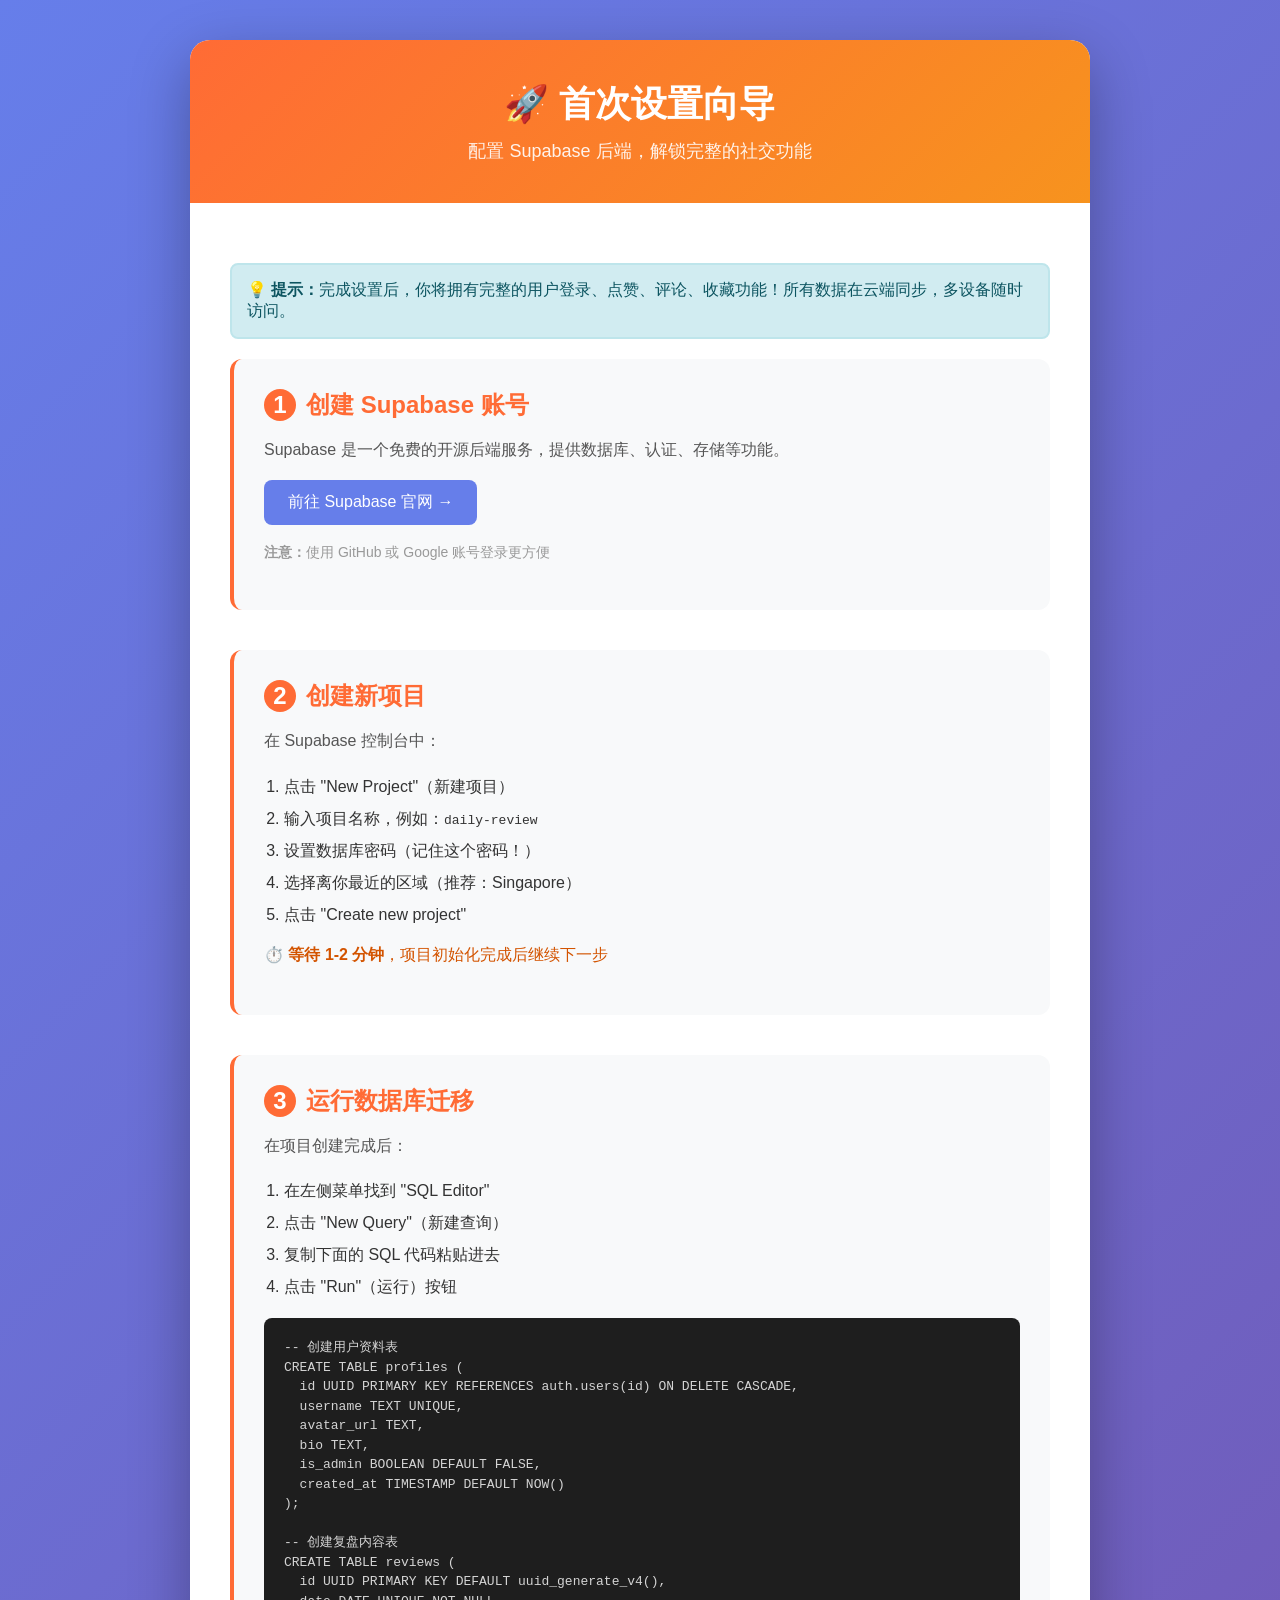
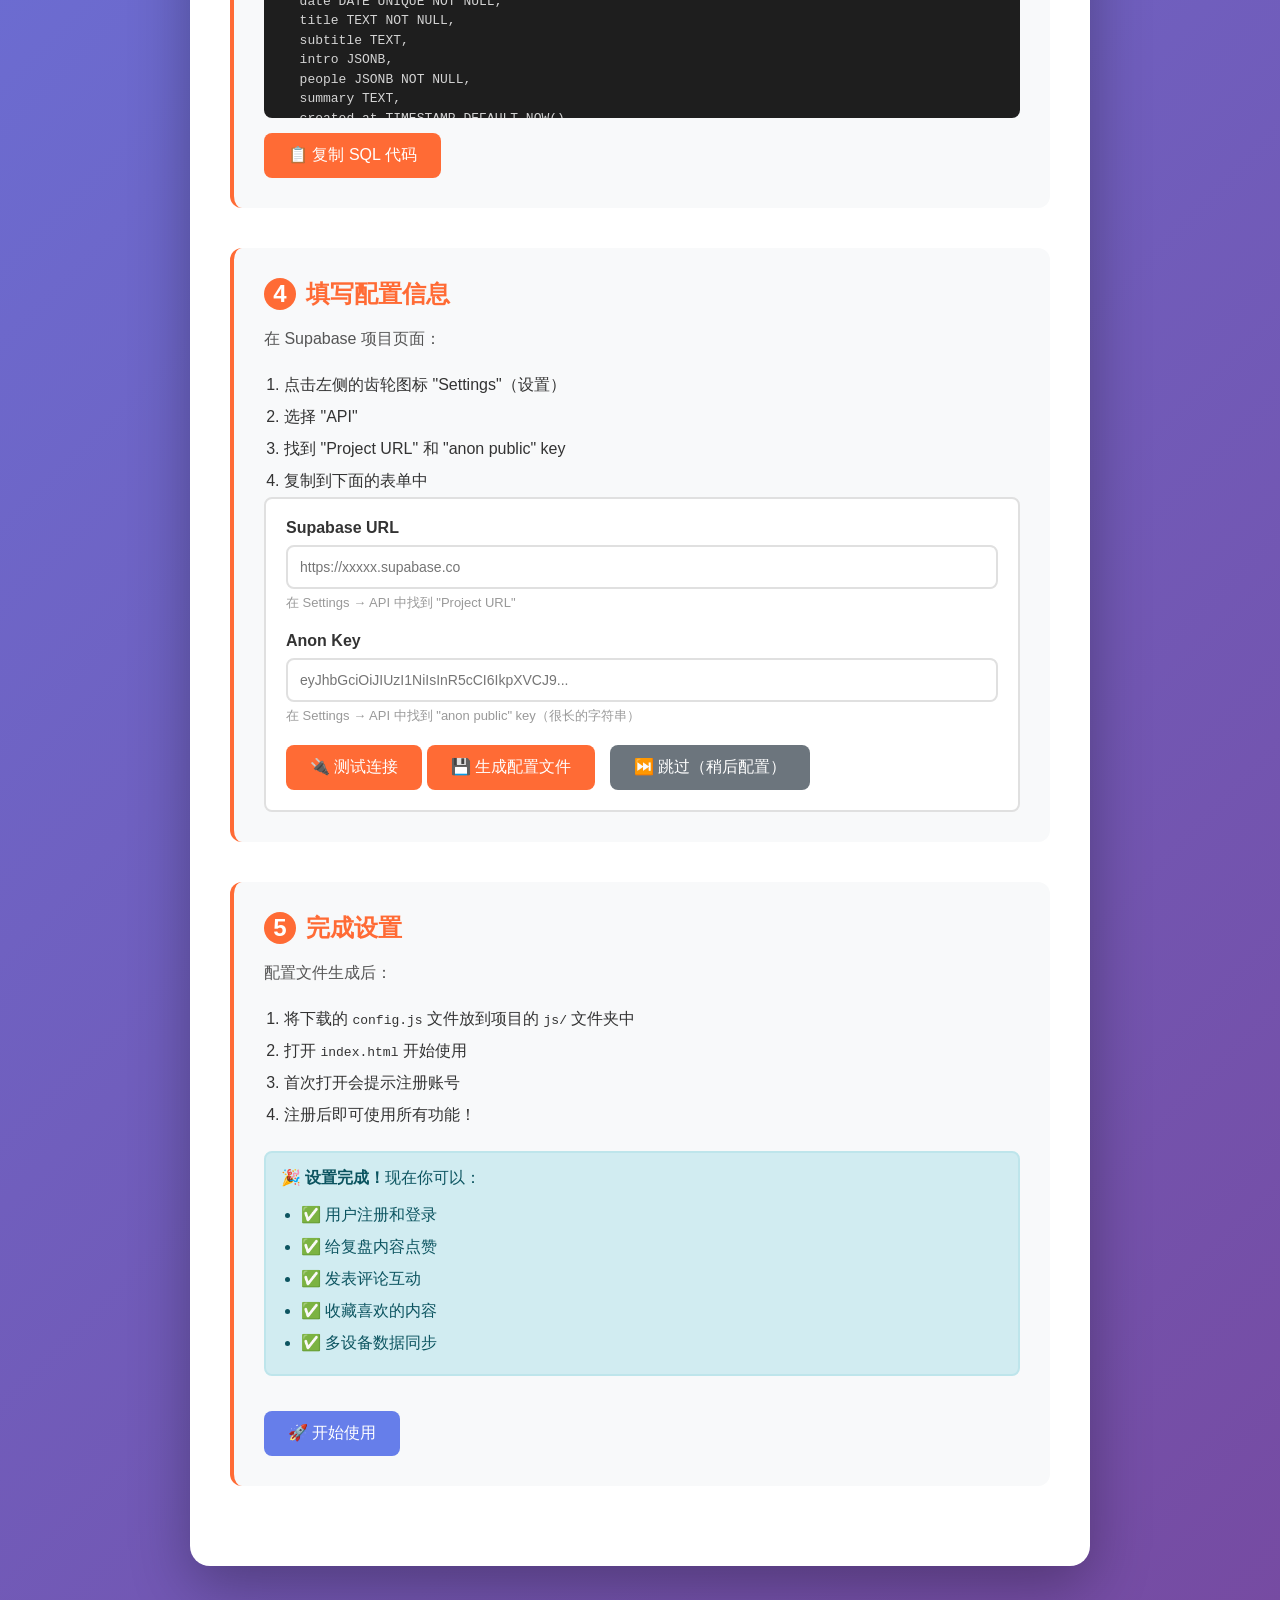
<file: setup.html>
<!DOCTYPE html>
<html lang="zh-CN">
<head>
    <meta charset="UTF-8">
    <meta name="viewport" content="width=device-width, initial-scale=1.0">
    <title>首次设置 - 元气复盘局</title>
    <style>
        * {
            margin: 0;
            padding: 0;
            box-sizing: border-box;
        }

        body {
            font-family: -apple-system, BlinkMacSystemFont, 'Segoe UI', 'PingFang SC', 'Microsoft YaHei', sans-serif;
            background: linear-gradient(135deg, #667eea 0%, #764ba2 100%);
            min-height: 100vh;
            padding: 40px 20px;
            color: #333;
        }

        .container {
            max-width: 900px;
            margin: 0 auto;
            background: white;
            border-radius: 20px;
            box-shadow: 0 20px 60px rgba(0, 0, 0, 0.3);
            overflow: hidden;
        }

        .header {
            background: linear-gradient(135deg, #FF6B35 0%, #F7931E 100%);
            color: white;
            padding: 40px;
            text-align: center;
        }

        .header h1 {
            font-size: 36px;
            margin-bottom: 10px;
        }

        .header p {
            font-size: 18px;
            opacity: 0.9;
        }

        .content {
            padding: 40px;
        }

        .step {
            margin-bottom: 40px;
            padding: 30px;
            background: #f8f9fa;
            border-radius: 12px;
            border-left: 4px solid #FF6B35;
        }

        .step h2 {
            font-size: 24px;
            color: #FF6B35;
            margin-bottom: 15px;
            display: flex;
            align-items: center;
            gap: 10px;
        }

        .step-number {
            background: #FF6B35;
            color: white;
            width: 32px;
            height: 32px;
            border-radius: 50%;
            display: flex;
            align-items: center;
            justify-content: center;
            font-weight: bold;
        }

        .step p {
            line-height: 1.8;
            color: #555;
            margin-bottom: 15px;
        }

        .step a {
            display: inline-block;
            background: #667eea;
            color: white;
            padding: 12px 24px;
            border-radius: 8px;
            text-decoration: none;
            font-weight: 500;
            transition: transform 0.2s;
        }

        .step a:hover {
            transform: translateY(-2px);
            background: #5568d3;
        }

        .sql-box {
            background: #1e1e1e;
            color: #d4d4d4;
            padding: 20px;
            border-radius: 8px;
            font-family: 'Consolas', 'Monaco', monospace;
            font-size: 13px;
            line-height: 1.5;
            max-height: 400px;
            overflow-y: auto;
            margin: 15px 0;
            white-space: pre-wrap;
            word-break: break-all;
        }

        .btn {
            background: #FF6B35;
            color: white;
            border: none;
            padding: 12px 24px;
            border-radius: 8px;
            font-size: 16px;
            cursor: pointer;
            transition: all 0.2s;
            font-weight: 500;
        }

        .btn:hover {
            background: #F7931E;
            transform: translateY(-2px);
        }

        .btn:active {
            transform: translateY(0);
        }

        .config-form {
            background: white;
            padding: 20px;
            border-radius: 8px;
            border: 2px solid #e0e0e0;
        }

        .form-group {
            margin-bottom: 20px;
        }

        .form-group label {
            display: block;
            font-weight: 600;
            margin-bottom: 8px;
            color: #333;
        }

        .form-group input {
            width: 100%;
            padding: 12px;
            border: 2px solid #e0e0e0;
            border-radius: 8px;
            font-size: 14px;
            transition: border-color 0.2s;
        }

        .form-group input:focus {
            outline: none;
            border-color: #FF6B35;
        }

        .form-group small {
            display: block;
            color: #999;
            margin-top: 5px;
            font-size: 13px;
        }

        .success {
            background: #d4edda;
            border: 2px solid #c3e6cb;
            color: #155724;
            padding: 15px;
            border-radius: 8px;
            margin-top: 20px;
            display: none;
        }

        .success.show {
            display: block;
        }

        .error {
            background: #f8d7da;
            border: 2px solid #f5c6cb;
            color: #721c24;
            padding: 15px;
            border-radius: 8px;
            margin-top: 20px;
            display: none;
        }

        .error.show {
            display: block;
        }

        .info {
            background: #d1ecf1;
            border: 2px solid #bee5eb;
            color: #0c5460;
            padding: 15px;
            border-radius: 8px;
            margin: 20px 0;
        }

        .skip-btn {
            background: #6c757d;
            margin-left: 10px;
        }

        .skip-btn:hover {
            background: #5a6268;
        }

        @media (max-width: 768px) {
            .header h1 {
                font-size: 28px;
            }

            .content {
                padding: 20px;
            }

            .step {
                padding: 20px;
            }
        }
    </style>
</head>
<body>
    <div class="container">
        <div class="header">
            <h1>🚀 首次设置向导</h1>
            <p>配置 Supabase 后端，解锁完整的社交功能</p>
        </div>

        <div class="content">
            <div class="info">
                <strong>💡 提示：</strong>完成设置后，你将拥有完整的用户登录、点赞、评论、收藏功能！所有数据在云端同步，多设备随时访问。
            </div>

            <!-- Step 1 -->
            <div class="step">
                <h2>
                    <span class="step-number">1</span>
                    创建 Supabase 账号
                </h2>
                <p>Supabase 是一个免费的开源后端服务，提供数据库、认证、存储等功能。</p>
                <a href="https://supabase.com" target="_blank">前往 Supabase 官网 →</a>
                <p style="margin-top: 15px; font-size: 14px; color: #999;">
                    <strong>注意：</strong>使用 GitHub 或 Google 账号登录更方便
                </p>
            </div>

            <!-- Step 2 -->
            <div class="step">
                <h2>
                    <span class="step-number">2</span>
                    创建新项目
                </h2>
                <p>在 Supabase 控制台中：</p>
                <ol style="margin-left: 20px; line-height: 2;">
                    <li>点击 "New Project"（新建项目）</li>
                    <li>输入项目名称，例如：<code>daily-review</code></li>
                    <li>设置数据库密码（记住这个密码！）</li>
                    <li>选择离你最近的区域（推荐：Singapore）</li>
                    <li>点击 "Create new project"</li>
                </ol>
                <p style="margin-top: 10px; color: #d35400;">
                    <strong>⏱️ 等待 1-2 分钟</strong>，项目初始化完成后继续下一步
                </p>
            </div>

            <!-- Step 3 -->
            <div class="step">
                <h2>
                    <span class="step-number">3</span>
                    运行数据库迁移
                </h2>
                <p>在项目创建完成后：</p>
                <ol style="margin-left: 20px; line-height: 2;">
                    <li>在左侧菜单找到 "SQL Editor"</li>
                    <li>点击 "New Query"（新建查询）</li>
                    <li>复制下面的 SQL 代码粘贴进去</li>
                    <li>点击 "Run"（运行）按钮</li>
                </ol>

                <div class="sql-box" id="sqlCode">-- 创建用户资料表
CREATE TABLE profiles (
  id UUID PRIMARY KEY REFERENCES auth.users(id) ON DELETE CASCADE,
  username TEXT UNIQUE,
  avatar_url TEXT,
  bio TEXT,
  is_admin BOOLEAN DEFAULT FALSE,
  created_at TIMESTAMP DEFAULT NOW()
);

-- 创建复盘内容表
CREATE TABLE reviews (
  id UUID PRIMARY KEY DEFAULT uuid_generate_v4(),
  date DATE UNIQUE NOT NULL,
  title TEXT NOT NULL,
  subtitle TEXT,
  intro JSONB,
  people JSONB NOT NULL,
  summary TEXT,
  created_at TIMESTAMP DEFAULT NOW(),
  updated_at TIMESTAMP DEFAULT NOW(),
  author_id UUID REFERENCES auth.users(id)
);

-- 创建点赞表
CREATE TABLE likes (
  id UUID PRIMARY KEY DEFAULT uuid_generate_v4(),
  user_id UUID REFERENCES auth.users(id) ON DELETE CASCADE NOT NULL,
  review_date DATE NOT NULL,
  person_name TEXT NOT NULL,
  created_at TIMESTAMP DEFAULT NOW(),
  UNIQUE(user_id, review_date, person_name)
);

-- 创建评论表
CREATE TABLE comments (
  id UUID PRIMARY KEY DEFAULT uuid_generate_v4(),
  user_id UUID REFERENCES auth.users(id) ON DELETE CASCADE NOT NULL,
  review_date DATE NOT NULL,
  person_name TEXT NOT NULL,
  content TEXT NOT NULL,
  username TEXT,
  avatar_url TEXT,
  created_at TIMESTAMP DEFAULT NOW(),
  updated_at TIMESTAMP DEFAULT NOW()
);

-- 创建收藏表
CREATE TABLE favorites (
  id UUID PRIMARY KEY DEFAULT uuid_generate_v4(),
  user_id UUID REFERENCES auth.users(id) ON DELETE CASCADE NOT NULL,
  review_date DATE NOT NULL,
  person_name TEXT NOT NULL,
  created_at TIMESTAMP DEFAULT NOW(),
  UNIQUE(user_id, review_date, person_name)
);

-- 启用行级安全策略
ALTER TABLE profiles ENABLE ROW LEVEL SECURITY;
ALTER TABLE reviews ENABLE ROW LEVEL SECURITY;
ALTER TABLE likes ENABLE ROW LEVEL SECURITY;
ALTER TABLE comments ENABLE ROW LEVEL SECURITY;
ALTER TABLE favorites ENABLE ROW LEVEL SECURITY;

-- profiles 表策略
CREATE POLICY "Public profiles are viewable by everyone"
  ON profiles FOR SELECT USING (true);

CREATE POLICY "Users can update own profile"
  ON profiles FOR UPDATE USING (auth.uid() = id);

-- reviews 表策略
CREATE POLICY "Reviews are viewable by everyone"
  ON reviews FOR SELECT USING (true);

CREATE POLICY "Only admins can insert reviews"
  ON reviews FOR INSERT WITH CHECK (
    EXISTS (SELECT 1 FROM profiles WHERE id = auth.uid() AND is_admin = true)
  );

CREATE POLICY "Only admins can update reviews"
  ON reviews FOR UPDATE USING (
    EXISTS (SELECT 1 FROM profiles WHERE id = auth.uid() AND is_admin = true)
  );

CREATE POLICY "Only admins can delete reviews"
  ON reviews FOR DELETE USING (
    EXISTS (SELECT 1 FROM profiles WHERE id = auth.uid() AND is_admin = true)
  );

-- likes 表策略
CREATE POLICY "Likes are viewable by everyone"
  ON likes FOR SELECT USING (true);

CREATE POLICY "Users can insert their own likes"
  ON likes FOR INSERT WITH CHECK (auth.uid() = user_id);

CREATE POLICY "Users can delete their own likes"
  ON likes FOR DELETE USING (auth.uid() = user_id);

-- comments 表策略
CREATE POLICY "Comments are viewable by everyone"
  ON comments FOR SELECT USING (true);

CREATE POLICY "Authenticated users can insert comments"
  ON comments FOR INSERT WITH CHECK (auth.uid() = user_id);

CREATE POLICY "Users can update their own comments"
  ON comments FOR UPDATE USING (auth.uid() = user_id);

CREATE POLICY "Users can delete their own comments"
  ON comments FOR DELETE USING (auth.uid() = user_id);

-- favorites 表策略
CREATE POLICY "Favorites are viewable by owner"
  ON favorites FOR SELECT USING (auth.uid() = user_id);

CREATE POLICY "Users can insert their own favorites"
  ON favorites FOR INSERT WITH CHECK (auth.uid() = user_id);

CREATE POLICY "Users can delete their own favorites"
  ON favorites FOR DELETE USING (auth.uid() = user_id);

-- 创建用户注册触发器（自动创建 profile）
CREATE OR REPLACE FUNCTION public.handle_new_user()
RETURNS TRIGGER AS $$
BEGIN
  INSERT INTO public.profiles (id, username, avatar_url)
  VALUES (
    NEW.id,
    COALESCE(NEW.raw_user_meta_data->>'username', split_part(NEW.email, '@', 1)),
    COALESCE(NEW.raw_user_meta_data->>'avatar_url', '')
  );
  RETURN NEW;
END;
$$ LANGUAGE plpgsql SECURITY DEFINER;

CREATE TRIGGER on_auth_user_created
  AFTER INSERT ON auth.users
  FOR EACH ROW EXECUTE FUNCTION public.handle_new_user();
                </div>

                <button class="btn" onclick="copySql()">📋 复制 SQL 代码</button>
            </div>

            <!-- Step 4 -->
            <div class="step">
                <h2>
                    <span class="step-number">4</span>
                    填写配置信息
                </h2>
                <p>在 Supabase 项目页面：</p>
                <ol style="margin-left: 20px; line-height: 2;">
                    <li>点击左侧的齿轮图标 "Settings"（设置）</li>
                    <li>选择 "API"</li>
                    <li>找到 "Project URL" 和 "anon public" key</li>
                    <li>复制到下面的表单中</li>
                </ol>

                <div class="config-form">
                    <div class="form-group">
                        <label>Supabase URL</label>
                        <input type="text" id="supabaseUrl" placeholder="https://xxxxx.supabase.co">
                        <small>在 Settings → API 中找到 "Project URL"</small>
                    </div>

                    <div class="form-group">
                        <label>Anon Key</label>
                        <input type="text" id="supabaseKey" placeholder="eyJhbGciOiJIUzI1NiIsInR5cCI6IkpXVCJ9...">
                        <small>在 Settings → API 中找到 "anon public" key（很长的字符串）</small>
                    </div>

                    <button class="btn" onclick="testConnection()">🔌 测试连接</button>
                    <button class="btn" onclick="generateConfig()">💾 生成配置文件</button>
                    <button class="btn skip-btn" onclick="skipSetup()">⏭️ 跳过（稍后配置）</button>

                    <div class="success" id="successMsg">
                        <strong>✅ 连接成功！</strong>配置文件已生成，请下载并放到项目的 js 文件夹中。
                    </div>

                    <div class="error" id="errorMsg">
                        <strong>❌ 连接失败</strong>
                        <p id="errorText"></p>
                    </div>
                </div>
            </div>

            <!-- Step 5 -->
            <div class="step">
                <h2>
                    <span class="step-number">5</span>
                    完成设置
                </h2>
                <p>配置文件生成后：</p>
                <ol style="margin-left: 20px; line-height: 2;">
                    <li>将下载的 <code>config.js</code> 文件放到项目的 <code>js/</code> 文件夹中</li>
                    <li>打开 <code>index.html</code> 开始使用</li>
                    <li>首次打开会提示注册账号</li>
                    <li>注册后即可使用所有功能！</li>
                </ol>

                <div class="info">
                    <strong>🎉 设置完成！</strong>现在你可以：
                    <ul style="margin: 10px 0 0 20px; line-height: 2;">
                        <li>✅ 用户注册和登录</li>
                        <li>✅ 给复盘内容点赞</li>
                        <li>✅ 发表评论互动</li>
                        <li>✅ 收藏喜欢的内容</li>
                        <li>✅ 多设备数据同步</li>
                    </ul>
                </div>

                <a href="index.html" class="btn" style="display: inline-block; margin-top: 15px;">🚀 开始使用</a>
            </div>
        </div>
    </div>

    <script>
        function copySql() {
            const sqlCode = document.getElementById('sqlCode').textContent;
            navigator.clipboard.writeText(sqlCode).then(() => {
                alert('✅ SQL 代码已复制到剪贴板！\n\n请前往 Supabase SQL Editor 粘贴并运行。');
            }).catch(() => {
                alert('❌ 复制失败，请手动选择并复制 SQL 代码');
            });
        }

        async function testConnection() {
            const url = document.getElementById('supabaseUrl').value.trim();
            const key = document.getElementById('supabaseKey').value.trim();

            if (!url || !key) {
                showError('请填写完整的 URL 和 Key');
                return;
            }

            try {
                const response = await fetch(`${url}/rest/v1/`, {
                    headers: {
                        'apikey': key,
                        'Authorization': `Bearer ${key}`
                    }
                });

                if (response.ok || response.status === 404) {
                    showSuccess('✅ 连接成功！Supabase 配置正确。');
                } else {
                    showError(`连接失败：HTTP ${response.status}`);
                }
            } catch (error) {
                showError(`连接失败：${error.message}`);
            }
        }

        function generateConfig() {
            const url = document.getElementById('supabaseUrl').value.trim();
            const key = document.getElementById('supabaseKey').value.trim();

            if (!url || !key) {
                showError('请先填写完整的配置信息');
                return;
            }

            const configContent = `// Supabase 配置文件
// 由设置向导自动生成于 ${new Date().toLocaleString()}

const SUPABASE_CONFIG = {
  url: '${url}',
  anonKey: '${key}'
};

// 导出配置（如果使用模块化）
if (typeof module !== 'undefined' && module.exports) {
  module.exports = SUPABASE_CONFIG;
}
`;

            // 创建下载链接
            const blob = new Blob([configContent], { type: 'application/javascript' });
            const downloadUrl = URL.createObjectURL(blob);
            const a = document.createElement('a');
            a.href = downloadUrl;
            a.download = 'config.js';
            a.click();
            URL.revokeObjectURL(downloadUrl);

            showSuccess('✅ 配置文件已生成并下载！\n\n请将 config.js 文件放到项目的 js/ 文件夹中。');
        }

        function skipSetup() {
            if (confirm('确定要跳过设置吗？\n\n跳过后将使用本地模式，点赞和评论数据只保存在本地浏览器中，无法多设备同步。')) {
                window.location.href = 'index.html';
            }
        }

        function showSuccess(message) {
            const successMsg = document.getElementById('successMsg');
            successMsg.textContent = message;
            successMsg.classList.add('show');
            document.getElementById('errorMsg').classList.remove('show');
        }

        function showError(message) {
            const errorMsg = document.getElementById('errorMsg');
            document.getElementById('errorText').textContent = message;
            errorMsg.classList.add('show');
            document.getElementById('successMsg').classList.remove('show');
        }
    </script>
</body>
</html>
</file>
